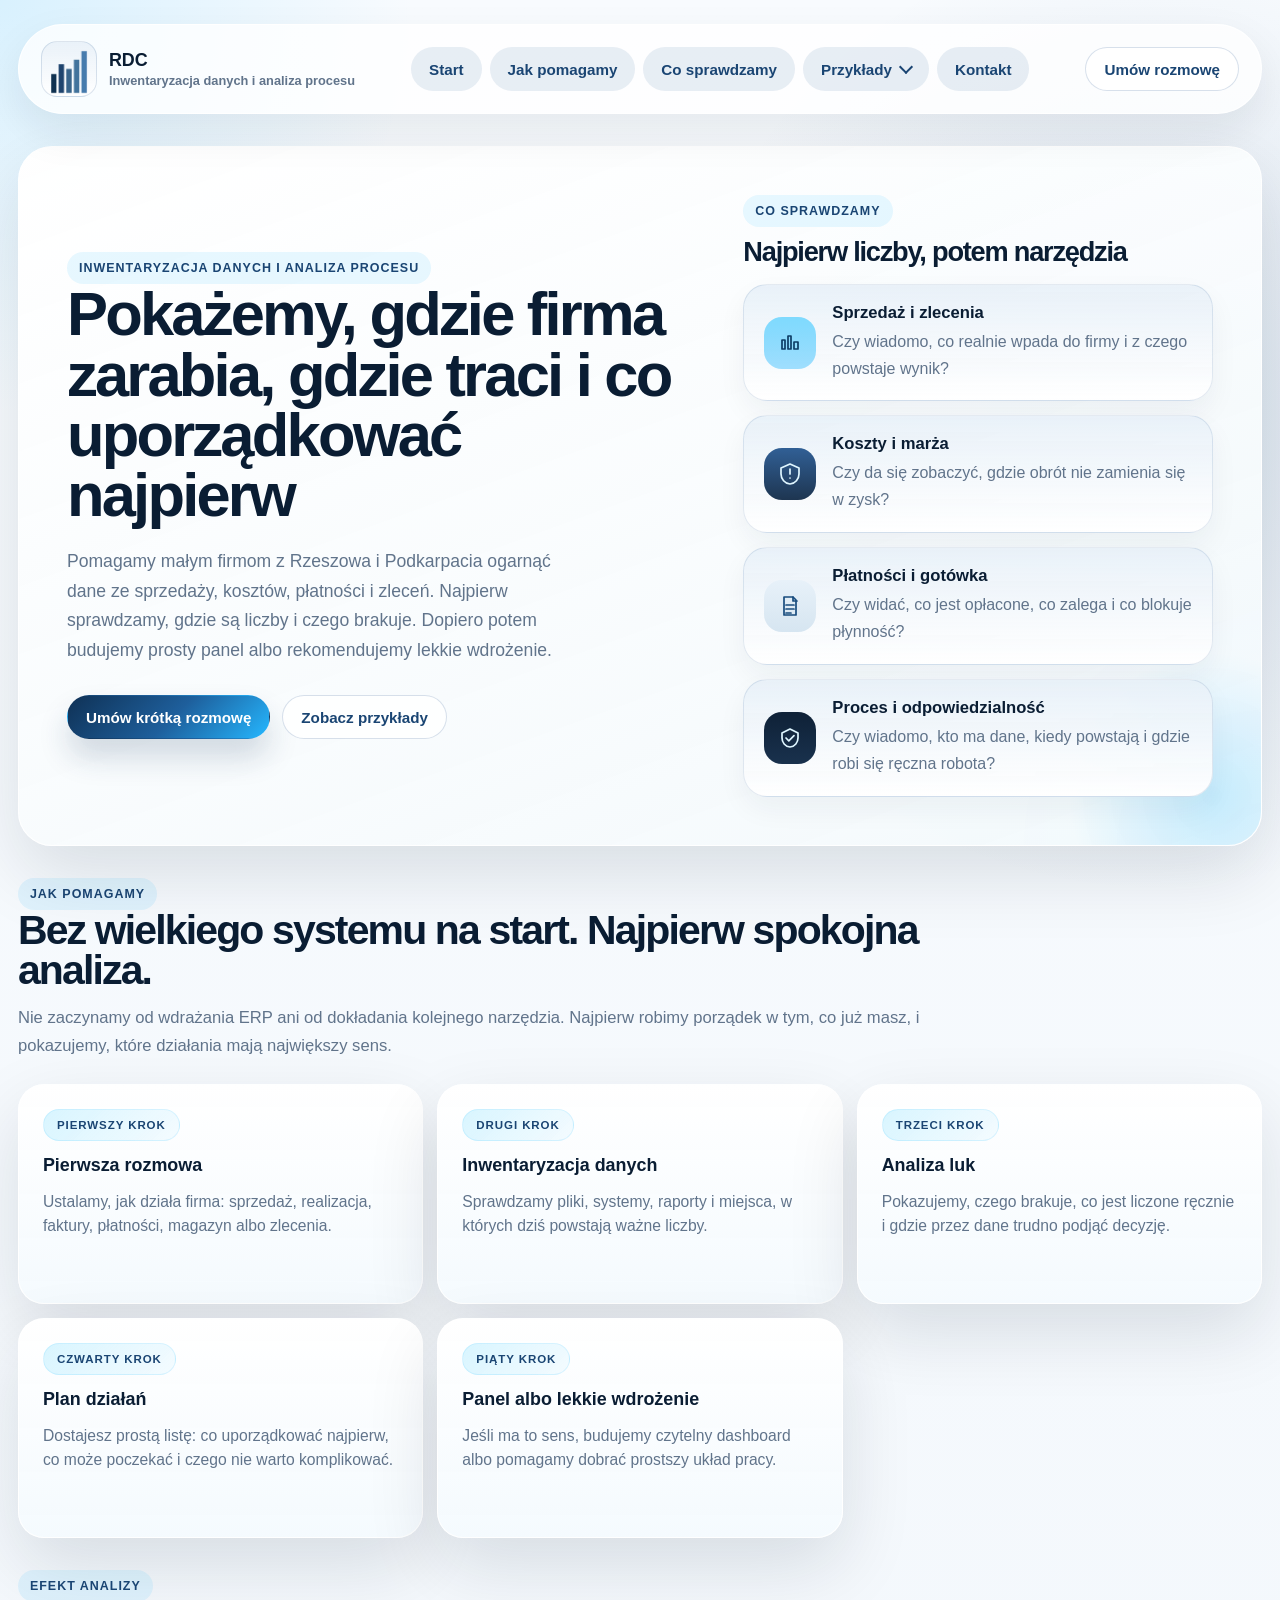
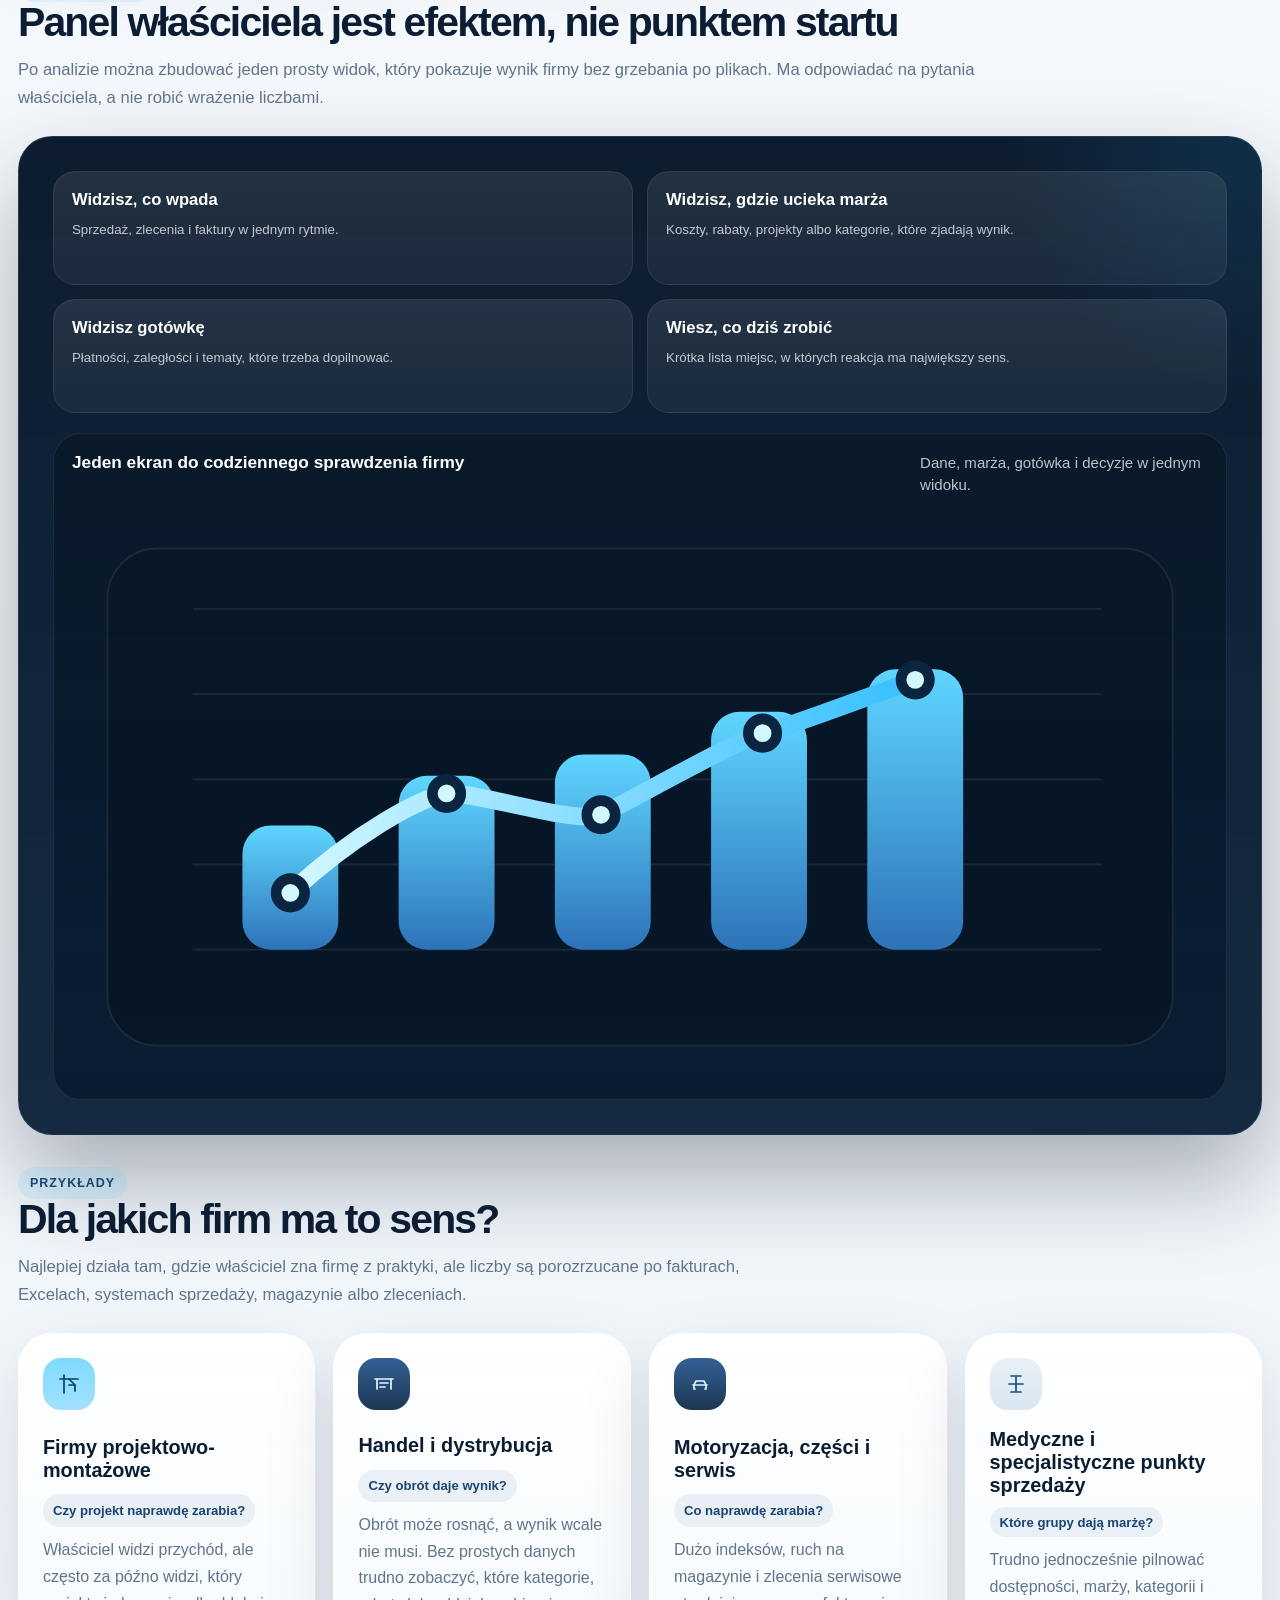
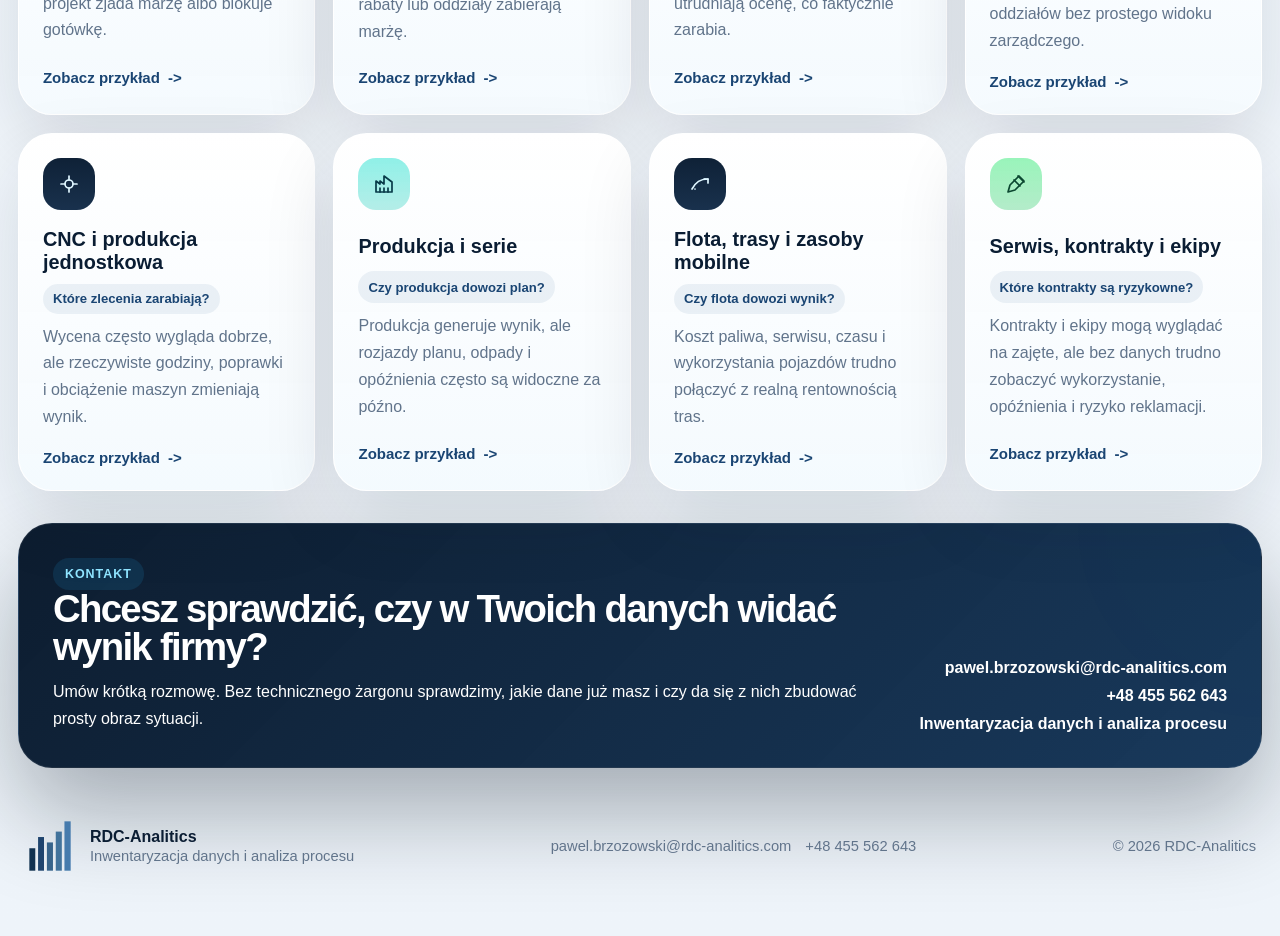
<file: index.html>
<!DOCTYPE html>
<html lang="pl">
<head>
  <meta charset="utf-8">
  <meta name="viewport" content="width=device-width, initial-scale=1">
  <title>RDC-Analitics | Inwentaryzacja danych i analiza procesu Rzeszów</title>
  <meta name="description" content="RDC-Analitics pomaga małym firmom z Rzeszowa i Podkarpacia uporządkować dane, znaleźć miejsca utraty marży i przygotować prosty plan działań.">
  <meta name="keywords" content="inwentaryzacja danych Rzeszów, analiza procesu Podkarpacie, analiza danych dla firm, dashboard dla właściciela, raporty dla małej firmy">
  <meta property="og:title" content="RDC-Analitics | Inwentaryzacja danych i analiza procesu">
  <meta property="og:description" content="Pokazujemy, gdzie firma zarabia, gdzie traci i co warto uporządkować najpierw.">
  <meta property="og:type" content="website">
  <meta property="og:url" content="https://rdc-analitics.com/">
  <meta property="og:image" content="https://rdc-analitics.com/assets/rdc-analitics-logo-lockup.png">
  <meta property="og:locale" content="pl_PL">
  <meta name="twitter:card" content="summary_large_image">
  <meta name="twitter:title" content="RDC-Analitics | Analiza danych dla małych firm">
  <meta name="twitter:description" content="Inwentaryzacja danych i analiza procesu dla firm z Rzeszowa i Podkarpacia.">
  <meta name="twitter:image" content="https://rdc-analitics.com/assets/rdc-analitics-logo-lockup.png">
  <link rel="canonical" href="https://rdc-analitics.com/">
  <link rel="icon" type="image/png" href="assets/rdc-analitics-logo-mark.png">
  <link rel="apple-touch-icon" href="assets/rdc-analitics-logo-mark.png">
  <link rel="stylesheet" href="assets/styles.css">
</head>
<body data-page="home" data-asset-prefix="">
  <div class="page-shell">
    <header class="topbar">
      <a class="brand" href="#start" aria-label="RDC-Analitics">
        <span class="brand-mark">
          <img src="assets/rdc-analitics-logo-mark.png" alt="RDC-Analitics - logo">
        </span>
        <span class="brand-copy">
          <strong>RDC</strong>
          <small data-company-claim>Inwentaryzacja danych i analiza procesu</small>
        </span>
      </a>

      <nav class="nav" aria-label="Nawigacja główna">
        <a href="#start">Start</a>
        <a href="#jak-pomagamy">Jak pomagamy</a>
        <a href="#co-sprawdzamy">Co sprawdzamy</a>
        <a href="#przyklady">Przykłady</a>
        <a href="#kontakt">Kontakt</a>
      </nav>

      <a class="button ghost desktop-only" data-company-email data-keep-label="true" href="#">Umów rozmowę</a>
    </header>

    <main>
      <section class="hero" id="start">
        <article class="hero-intro-card">
          <div class="hero-intro-grid">
            <div class="hero-copy">
              <span class="eyebrow">Inwentaryzacja danych i analiza procesu</span>
              <h1>Pokażemy, gdzie firma zarabia, gdzie traci i co uporządkować najpierw</h1>
              <p class="hero-lead">
                Pomagamy małym firmom z Rzeszowa i Podkarpacia ogarnąć dane ze sprzedaży,
                kosztów, płatności i zleceń. Najpierw sprawdzamy, gdzie są liczby i czego brakuje.
                Dopiero potem budujemy prosty panel albo rekomendujemy lekkie wdrożenie.
              </p>

              <div class="hero-actions">
                <a class="button" href="#kontakt">Umów krótką rozmowę</a>
                <a class="button secondary" href="#przyklady">Zobacz przykłady</a>
              </div>
            </div>

            <aside class="hero-area-panel" aria-labelledby="obszary-panelu">
              <div class="hero-area-heading">
                <span class="eyebrow">Co sprawdzamy</span>
                <h2 id="obszary-panelu">Najpierw liczby, potem narzędzia</h2>
              </div>

              <div class="hero-area-list">
                <article class="hero-area-card">
                  <span class="icon-bubble icon-cyan">
                    <svg viewBox="0 0 24 24" aria-hidden="true">
                      <path d="M4 18h3V9H4z"></path>
                      <path d="M10 18h3V5h-3z"></path>
                      <path d="M16 18h4v-7h-4z"></path>
                    </svg>
                  </span>
                  <div>
                    <strong>Sprzedaż i zlecenia</strong>
                    <p>Czy wiadomo, co realnie wpada do firmy i z czego powstaje wynik?</p>
                  </div>
                </article>

                <article class="hero-area-card">
                  <span class="icon-bubble icon-blue">
                    <svg viewBox="0 0 24 24" aria-hidden="true">
                      <path d="M12 2 3 6v6c0 5 3.8 9.7 9 10 5.2-.3 9-5 9-10V6z"></path>
                      <path d="M12 7v5"></path>
                      <path d="M12 16h.01"></path>
                    </svg>
                  </span>
                  <div>
                    <strong>Koszty i marża</strong>
                    <p>Czy da się zobaczyć, gdzie obrót nie zamienia się w zysk?</p>
                  </div>
                </article>

                <article class="hero-area-card">
                  <span class="icon-bubble icon-ice">
                    <svg viewBox="0 0 24 24" aria-hidden="true">
                      <path d="M6 3h9l3 3v15H6z"></path>
                      <path d="M15 3v4h4"></path>
                      <path d="M8 11h8"></path>
                      <path d="M8 15h8"></path>
                      <path d="M8 19h5"></path>
                    </svg>
                  </span>
                  <div>
                    <strong>Płatności i gotówka</strong>
                    <p>Czy widać, co jest opłacone, co zalega i co blokuje płynność?</p>
                  </div>
                </article>

                <article class="hero-area-card">
                  <span class="icon-bubble icon-navy">
                    <svg viewBox="0 0 24 24" aria-hidden="true">
                      <path d="M12 3 4 7v5c0 4.4 3.1 8.5 8 9 4.9-.5 8-4.6 8-9V7z"></path>
                      <path d="m8 12 2.8 2.8L16 9.6"></path>
                    </svg>
                  </span>
                  <div>
                    <strong>Proces i odpowiedzialność</strong>
                    <p>Czy wiadomo, kto ma dane, kiedy powstają i gdzie robi się ręczna robota?</p>
                  </div>
                </article>
              </div>
            </aside>
          </div>
        </article>
      </section>

      <section class="journey-section" id="jak-pomagamy">
        <div class="section-heading">
          <span class="eyebrow">Jak pomagamy</span>
          <h2>Bez wielkiego systemu na start. Najpierw spokojna analiza.</h2>
          <p>
            Nie zaczynamy od wdrażania ERP ani od dokładania kolejnego narzędzia.
            Najpierw robimy porządek w tym, co już masz, i pokazujemy, które działania mają największy sens.
          </p>
        </div>

        <div class="process-grid">
          <article class="process-step-card">
            <span class="process-step-badge">Pierwszy krok</span>
            <strong>Pierwsza rozmowa</strong>
            <p>Ustalamy, jak działa firma: sprzedaż, realizacja, faktury, płatności, magazyn albo zlecenia.</p>
          </article>
          <article class="process-step-card">
            <span class="process-step-badge">Drugi krok</span>
            <strong>Inwentaryzacja danych</strong>
            <p>Sprawdzamy pliki, systemy, raporty i miejsca, w których dziś powstają ważne liczby.</p>
          </article>
          <article class="process-step-card">
            <span class="process-step-badge">Trzeci krok</span>
            <strong>Analiza luk</strong>
            <p>Pokazujemy, czego brakuje, co jest liczone ręcznie i gdzie przez dane trudno podjąć decyzję.</p>
          </article>
          <article class="process-step-card">
            <span class="process-step-badge">Czwarty krok</span>
            <strong>Plan działań</strong>
            <p>Dostajesz prostą listę: co uporządkować najpierw, co może poczekać i czego nie warto komplikować.</p>
          </article>
          <article class="process-step-card">
            <span class="process-step-badge">Piąty krok</span>
            <strong>Panel albo lekkie wdrożenie</strong>
            <p>Jeśli ma to sens, budujemy czytelny dashboard albo pomagamy dobrać prostszy układ pracy.</p>
          </article>
        </div>
      </section>

      <section class="dashboard-section" id="co-sprawdzamy">
        <div class="section-heading">
          <span class="eyebrow">Efekt analizy</span>
          <h2>Panel właściciela jest efektem, nie punktem startu</h2>
          <p>
            Po analizie można zbudować jeden prosty widok, który pokazuje wynik firmy bez grzebania po plikach.
            Ma odpowiadać na pytania właściciela, a nie robić wrażenie liczbami.
          </p>
        </div>

        <article class="dashboard-panel">
          <div class="dashboard-strip dashboard-strip-wide">
            <article class="status-card">
              <strong>Widzisz, co wpada</strong>
              <small>Sprzedaż, zlecenia i faktury w jednym rytmie.</small>
            </article>
            <article class="status-card">
              <strong>Widzisz, gdzie ucieka marża</strong>
              <small>Koszty, rabaty, projekty albo kategorie, które zjadają wynik.</small>
            </article>
            <article class="status-card">
              <strong>Widzisz gotówkę</strong>
              <small>Płatności, zaległości i tematy, które trzeba dopilnować.</small>
            </article>
            <article class="status-card">
              <strong>Wiesz, co dziś zrobić</strong>
              <small>Krótka lista miejsc, w których reakcja ma największy sens.</small>
            </article>
          </div>

          <div class="chart-card">
            <div class="chart-legend">
              <strong>Jeden ekran do codziennego sprawdzenia firmy</strong>
              <small>Dane, marża, gotówka i decyzje w jednym widoku.</small>
            </div>

            <svg class="hero-chart" viewBox="0 0 640 320" role="img" aria-label="Przykładowy wykres wyniku firmy">
              <defs>
                <linearGradient id="heroBarGradient" x1="0%" y1="0%" x2="0%" y2="100%">
                  <stop offset="0%" stop-color="#5fd6ff"></stop>
                  <stop offset="100%" stop-color="#2d72b8"></stop>
                </linearGradient>
                <linearGradient id="heroLineGradient" x1="0%" y1="0%" x2="100%" y2="0%">
                  <stop offset="0%" stop-color="#d3f8ff"></stop>
                  <stop offset="100%" stop-color="#37bfff"></stop>
                </linearGradient>
              </defs>

              <rect x="20" y="20" width="600" height="280" rx="28" fill="rgba(7,22,38,0.76)" stroke="rgba(255,255,255,0.08)"></rect>
              <g stroke="rgba(255,255,255,0.08)" stroke-width="1">
                <line x1="68" y1="246" x2="580" y2="246"></line>
                <line x1="68" y1="198" x2="580" y2="198"></line>
                <line x1="68" y1="150" x2="580" y2="150"></line>
                <line x1="68" y1="102" x2="580" y2="102"></line>
                <line x1="68" y1="54" x2="580" y2="54"></line>
              </g>

              <g fill="url(#heroBarGradient)">
                <rect x="96" y="176" width="54" height="70" rx="16"></rect>
                <rect x="184" y="148" width="54" height="98" rx="16"></rect>
                <rect x="272" y="136" width="54" height="110" rx="16"></rect>
                <rect x="360" y="112" width="54" height="134" rx="16"></rect>
                <rect x="448" y="88" width="54" height="158" rx="16"></rect>
              </g>

              <path d="M123 214 C162 178, 198 160, 211 158 S285 176, 298 170 S378 126, 389 124 S468 96, 475 94"
                fill="none" stroke="url(#heroLineGradient)" stroke-width="10" stroke-linecap="round" stroke-linejoin="round"></path>
              <g fill="#d3f8ff" stroke="#0b243f" stroke-width="6">
                <circle cx="123" cy="214" r="8"></circle>
                <circle cx="211" cy="158" r="8"></circle>
                <circle cx="298" cy="170" r="8"></circle>
                <circle cx="389" cy="124" r="8"></circle>
                <circle cx="475" cy="94" r="8"></circle>
              </g>
            </svg>
          </div>
        </article>
      </section>

      <section class="audience-section" id="przyklady">
        <div class="section-heading compact-heading">
          <span class="eyebrow">Przykłady</span>
          <h2>Dla jakich firm ma to sens?</h2>
          <p>
            Najlepiej działa tam, gdzie właściciel zna firmę z praktyki, ale liczby są porozrzucane
            po fakturach, Excelach, systemach sprzedaży, magazynie albo zleceniach.
          </p>
        </div>

        <div class="realization-grid" data-demo-grid></div>
      </section>

      <section class="contact-section" id="kontakt">
        <article class="contact-card">
          <div class="contact-copy">
            <span class="eyebrow">Kontakt</span>
            <h2>Chcesz sprawdzić, czy w Twoich danych widać wynik firmy?</h2>
            <p>
              Umów krótką rozmowę. Bez technicznego żargonu sprawdzimy, jakie dane już masz
              i czy da się z nich zbudować prosty obraz sytuacji.
            </p>
          </div>

          <div class="contact-meta">
            <a data-company-email href="#"></a>
            <a data-company-phone href="#"></a>
            <span data-company-claim></span>
          </div>
        </article>
      </section>
    </main>

    <footer class="footer">
      <div class="footer-brand">
        <img src="assets/rdc-analitics-logo-mark.png" alt="RDC-Analitics - sygnet">
        <div>
          <strong>RDC-Analitics</strong>
          <small data-company-claim>Inwentaryzacja danych i analiza procesu</small>
        </div>
      </div>
      <div class="footer-contact">
        <a data-company-email href="#"></a>
        <a data-company-phone href="#"></a>
      </div>
      <small>&copy; <span id="year"></span> RDC-Analitics</small>
    </footer>
  </div>

  <script src="assets/site-data.js"></script>
  <script src="assets/app.js"></script>
</body>
</html>
</file>
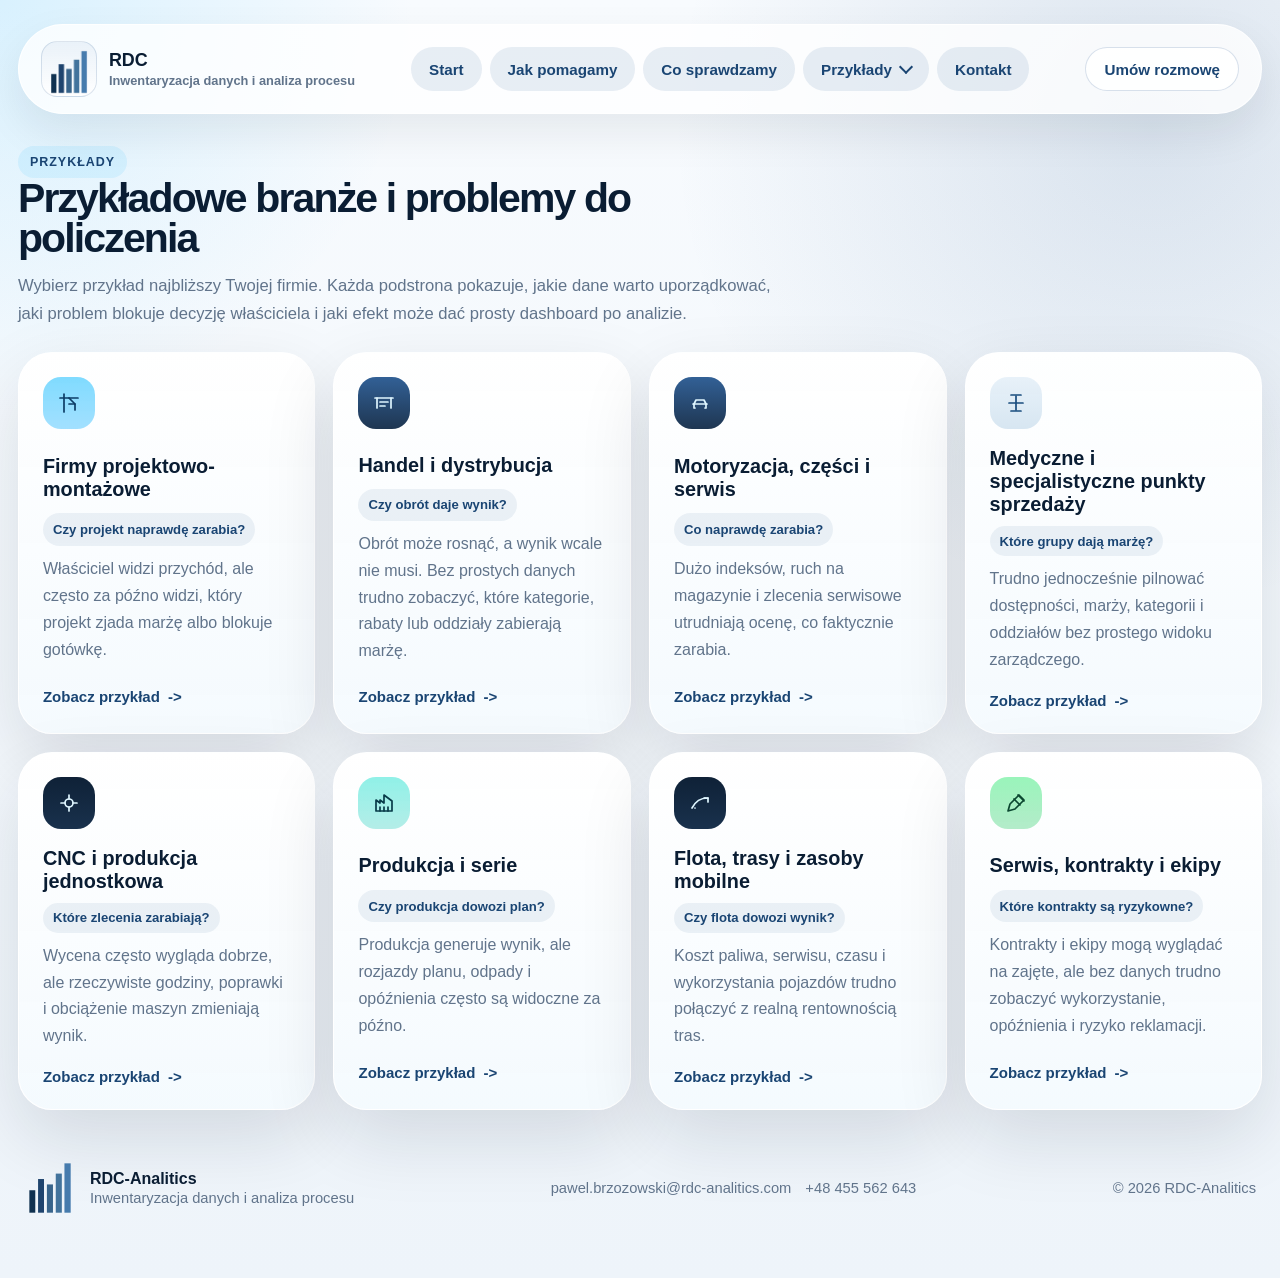
<file: realizacje/index.html>
<!DOCTYPE html>
<html lang="pl">
<head>
  <meta charset="utf-8">
  <meta name="viewport" content="width=device-width, initial-scale=1">
  <title>RDC-Analitics | Przykłady analiz i dashboardów dla branż</title>
  <meta name="description" content="Zobacz przykładowe branże, w których RDC-Analitics pomaga uporządkować dane, policzyć marżę, płynność i procesy małej firmy.">
  <meta name="keywords" content="dashboard dla firmy Rzeszów, analiza marży, analiza danych małej firmy, przykłady raportów, Podkarpacie">
  <meta property="og:title" content="RDC-Analitics | Przykłady analiz dla branż">
  <meta property="og:description" content="Branżowe przykłady tego, jak prosta analiza danych pomaga właścicielowi firmy zobaczyć wynik, marżę i gotówkę.">
  <meta property="og:type" content="website">
  <meta property="og:url" content="https://rdc-analitics.com/realizacje/">
  <meta property="og:image" content="https://rdc-analitics.com/assets/rdc-analitics-logo-lockup.png">
  <meta property="og:locale" content="pl_PL">
  <meta name="twitter:card" content="summary_large_image">
  <meta name="twitter:title" content="RDC-Analitics | Przykłady analiz dla firm">
  <meta name="twitter:description" content="Przykłady analiz i dashboardów dla małych firm z Rzeszowa i Podkarpacia.">
  <meta name="twitter:image" content="https://rdc-analitics.com/assets/rdc-analitics-logo-lockup.png">
  <link rel="canonical" href="https://rdc-analitics.com/realizacje/">
  <link rel="icon" type="image/png" href="../assets/rdc-analitics-logo-mark.png">
  <link rel="apple-touch-icon" href="../assets/rdc-analitics-logo-mark.png">
  <link rel="stylesheet" href="../assets/styles.css">
</head>
<body data-page="realizations" data-asset-prefix="../">
  <div class="page-shell">
    <header class="topbar">
      <a class="brand" href="../index.html#start" aria-label="RDC">
        <span class="brand-mark">
          <img src="../assets/rdc-analitics-logo-mark.png" alt="RDC-Analitics - logo">
        </span>
        <span class="brand-copy">
          <strong>RDC</strong>
          <small data-company-claim></small>
        </span>
      </a>

      <nav class="nav" aria-label="Nawigacja główna"></nav>

      <a class="button ghost desktop-only" data-company-email data-keep-label="true" href="#">Umów rozmowę</a>
    </header>

    <main>
      <section class="audience-section">
        <div class="section-heading compact-heading">
          <span class="eyebrow">Przykłady</span>
          <h1>Przykładowe branże i problemy do policzenia</h1>
          <p>
            Wybierz przykład najbliższy Twojej firmie. Każda podstrona pokazuje, jakie dane warto uporządkować,
            jaki problem blokuje decyzję właściciela i jaki efekt może dać prosty dashboard po analizie.
          </p>
        </div>

        <div class="realization-grid" data-demo-grid></div>
      </section>
    </main>

    <footer class="footer">
      <div class="footer-brand">
        <img src="../assets/rdc-analitics-logo-mark.png" alt="RDC-Analitics - sygnet">
        <div>
          <strong>RDC-Analitics</strong>
          <small data-company-claim></small>
        </div>
      </div>
      <div class="footer-contact">
        <a data-company-email href="#"></a>
        <a data-company-phone href="#"></a>
      </div>
      <small>&copy; <span id="year"></span> RDC-Analitics</small>
    </footer>
  </div>

  <script src="../assets/site-data.js"></script>
  <script src="../assets/app.js"></script>
</body>
</html>
</file>
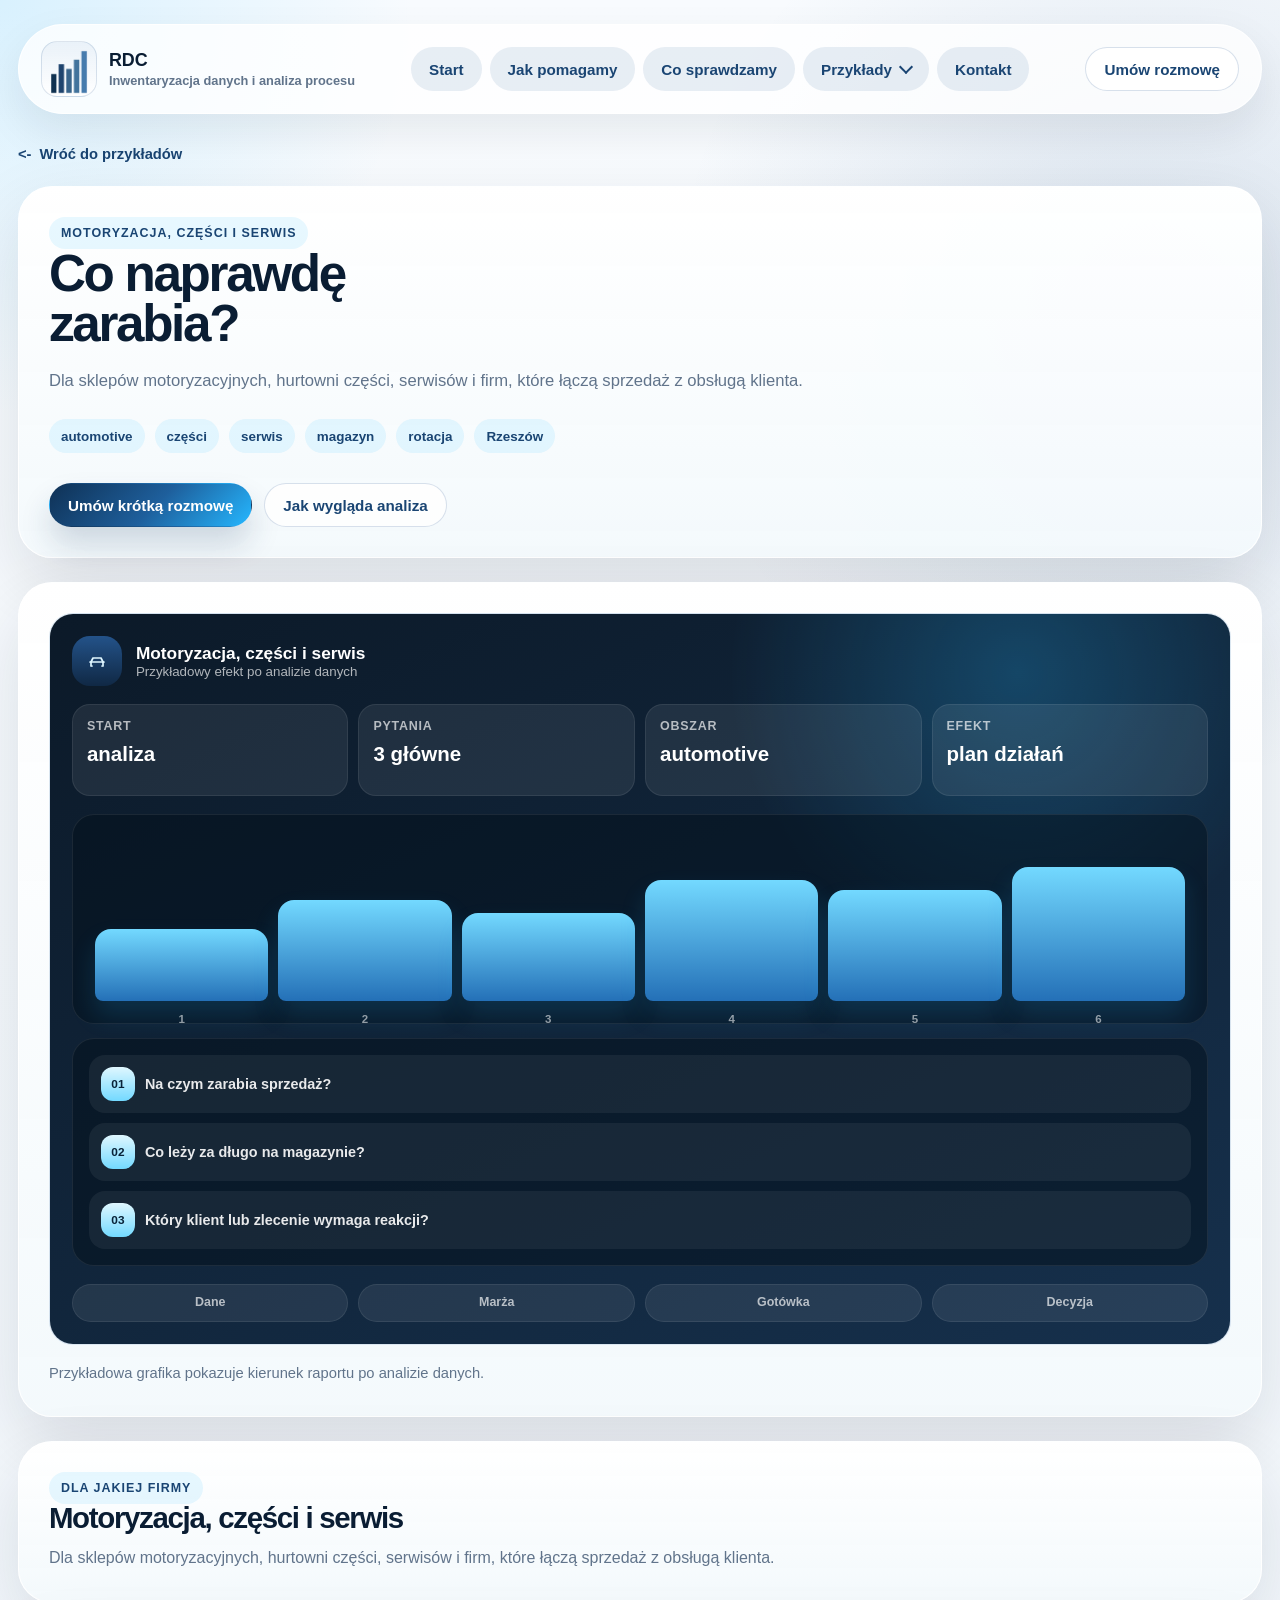
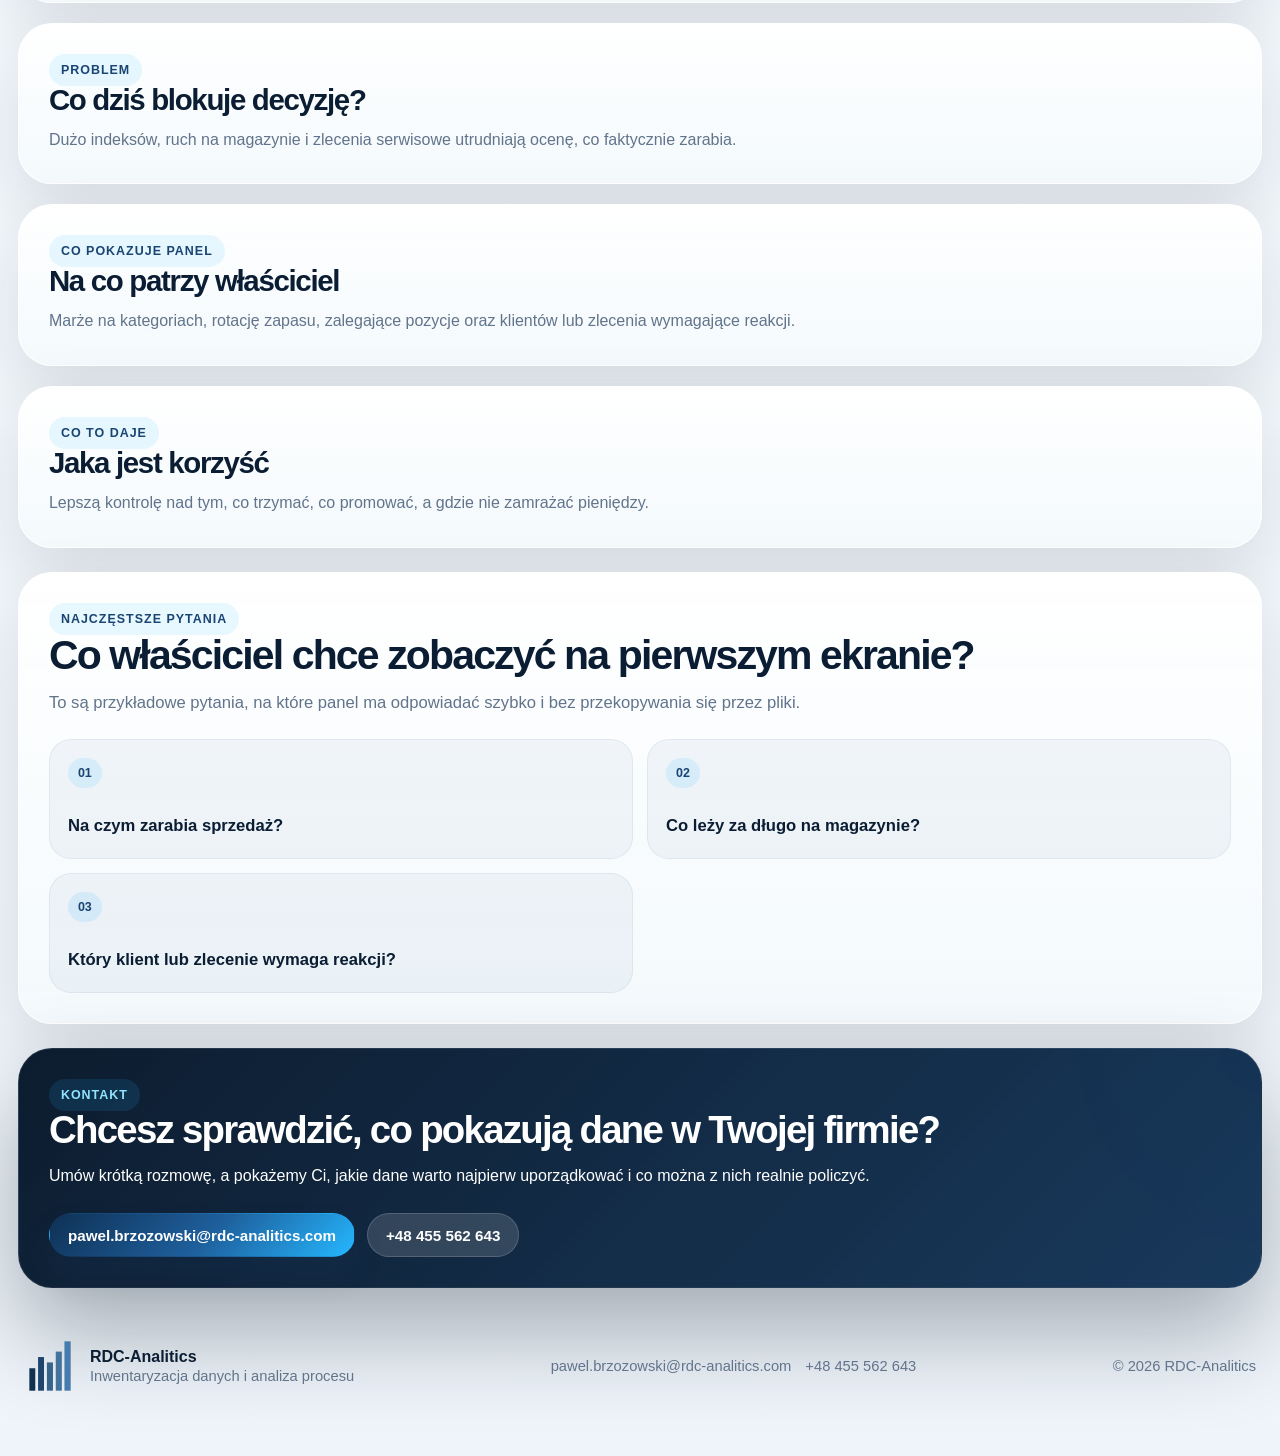
<file: realizacje/automotive/index.html>
<!DOCTYPE html>
<html lang="pl">
<head>
  <meta charset="utf-8">
  <meta name="viewport" content="width=device-width, initial-scale=1">
  <title>Analiza sprzedaży części i serwisu | RDC-Analitics Rzeszów</title>
  <meta name="description" content="Analiza danych dla sklepów motoryzacyjnych, hurtowni części i serwisów: marża, rotacja zapasu, zlecenia i klienci do reakcji.">
  <meta name="keywords" content="sklep motoryzacyjny Rzeszów, analiza części samochodowych, rotacja zapasu, marża serwisu, dashboard automotive">
  <meta property="og:title" content="Analiza sprzedaży części i serwisu | RDC-Analitics">
  <meta property="og:description" content="Zobacz, co naprawdę zarabia w sprzedaży części, serwisie i magazynie.">
  <meta property="og:type" content="article">
  <meta property="og:url" content="https://rdc-analitics.com/realizacje/automotive/">
  <meta property="og:image" content="https://rdc-analitics.com/assets/rdc-analitics-logo-lockup.png">
  <meta property="og:locale" content="pl_PL">
  <meta name="twitter:card" content="summary_large_image">
  <meta name="twitter:title" content="Analiza sprzedaży części i serwisu">
  <meta name="twitter:description" content="Analiza marży, rotacji zapasu i zleceń dla firm motoryzacyjnych.">
  <meta name="twitter:image" content="https://rdc-analitics.com/assets/rdc-analitics-logo-lockup.png">
  <link rel="canonical" href="https://rdc-analitics.com/realizacje/automotive/">
  <link rel="icon" type="image/png" href="../../assets/rdc-analitics-logo-mark.png">
  <link rel="apple-touch-icon" href="../../assets/rdc-analitics-logo-mark.png">
  <link rel="stylesheet" href="../../assets/styles.css">
</head>
<body data-page="demo" data-demo-id="automotive" data-asset-prefix="../../">
  <div class="page-shell">
    <header class="topbar">
      <a class="brand" href="../../index.html" aria-label="RDC">
        <span class="brand-mark"><img src="../../assets/rdc-analitics-logo-mark.png" alt="RDC-Analitics - logo"></span>
        <span class="brand-copy"><strong>RDC</strong><small data-company-claim></small></span>
      </a>
      <nav class="nav" aria-label="Nawigacja główna">
        <a href="../../index.html#start">Start</a>
        <a href="../../index.html#jak-pomagamy">Jak pomagamy</a>
        <a href="../../index.html#co-sprawdzamy">Co sprawdzamy</a>
        <a href="../../index.html#przyklady">Przykłady</a>
        <a href="../../index.html#kontakt">Kontakt</a>
      </nav>
      <a class="button ghost desktop-only" data-company-email data-keep-label="true" href="#">Umów rozmowę</a>
    </header>
    <main class="demo-page">
      <a class="back-link" href="../../index.html#przyklady">Wróć do przykładów</a>
      <section class="demo-hero">
        <article class="demo-hero-copy">
          <span class="eyebrow" data-demo-public-name></span>
          <h1 data-demo-short-title></h1>
          <p class="demo-lead" data-demo-company></p>
          <div class="demo-tag-list" data-demo-tags></div>
          <div class="demo-actions"><a class="button" href="../../index.html#kontakt">Umów krótką rozmowę</a><a class="button secondary" href="../../index.html#jak-pomagamy">Jak wygląda analiza</a></div>
        </article>
        <article class="demo-preview-card"><div class="demo-preview-frame" data-demo-visual></div><p class="demo-preview-note">Przykładowa grafika pokazuje kierunek raportu po analizie danych.</p></article>
      </section>
      <section class="demo-info-grid">
        <article class="demo-info-card"><span class="eyebrow">Dla jakiej firmy</span><h2 data-demo-company-title></h2><p data-demo-company></p></article>
        <article class="demo-info-card"><span class="eyebrow">Problem</span><h2>Co dziś blokuje decyzję?</h2><p data-demo-problem></p></article>
        <article class="demo-info-card"><span class="eyebrow">Co pokazuje panel</span><h2>Na co patrzy właściciel</h2><p data-demo-shows></p></article>
        <article class="demo-info-card"><span class="eyebrow">Co to daje</span><h2>Jaka jest korzyść</h2><p data-demo-benefit></p></article>
      </section>
      <section class="demo-pages-card"><span class="eyebrow">Najczęstsze pytania</span><h2>Co właściciel chce zobaczyć na pierwszym ekranie?</h2><p>To są przykładowe pytania, na które panel ma odpowiadać szybko i bez przekopywania się przez pliki.</p><div class="question-grid" data-demo-pages></div></section>
      <section class="demo-cta-card"><span class="eyebrow">Kontakt</span><h2>Chcesz sprawdzić, co pokazują dane w Twojej firmie?</h2><p>Umów krótką rozmowę, a pokażemy Ci, jakie dane warto najpierw uporządkować i co można z nich realnie policzyć.</p><div class="demo-actions"><a class="button" data-company-email href="#"></a><a class="button secondary" data-company-phone href="#"></a></div></section>
    </main>
    <footer class="footer"><div class="footer-brand"><img src="../../assets/rdc-analitics-logo-mark.png" alt="RDC-Analitics - sygnet"><div><strong>RDC-Analitics</strong><small data-company-claim></small></div></div><div class="footer-contact"><a data-company-email href="#"></a><a data-company-phone href="#"></a></div><small>&copy; <span id="year"></span> RDC-Analitics</small></footer>
  </div>
  <script src="../../assets/site-data.js"></script>
  <script src="../../assets/app.js"></script>
</body>
</html>
</file>
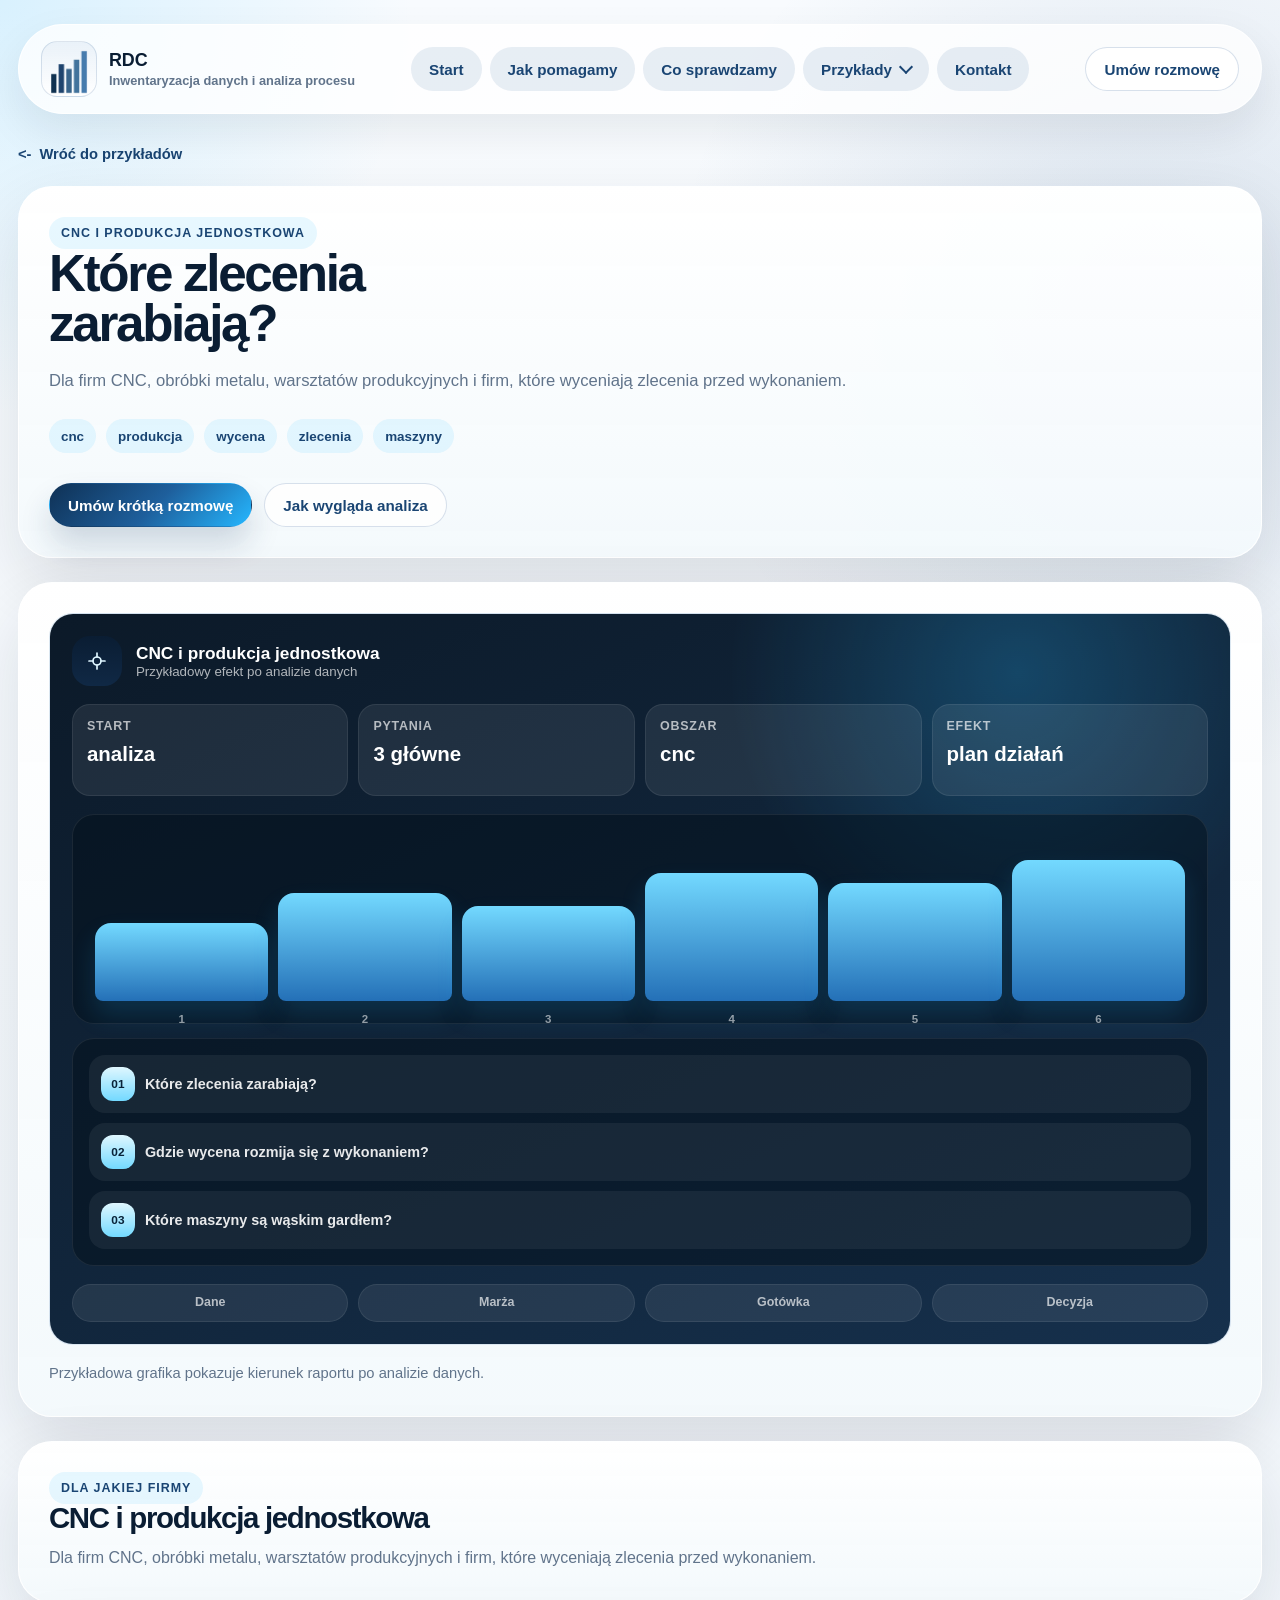
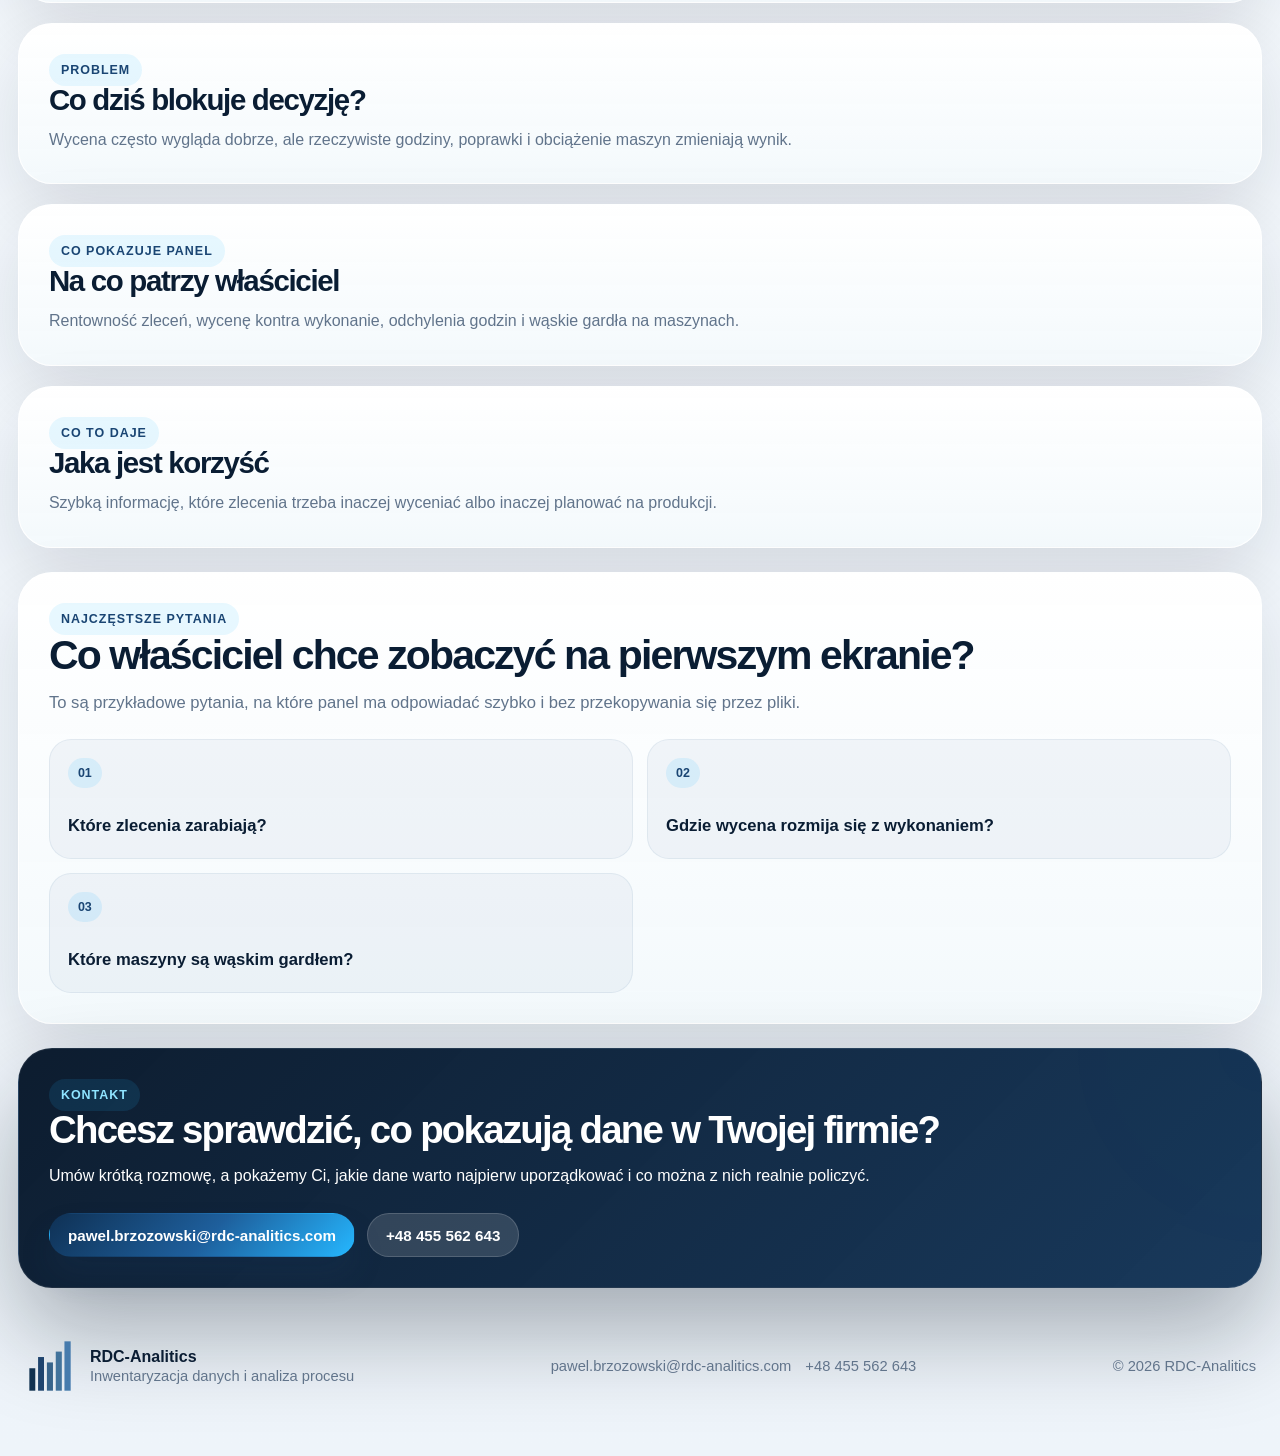
<file: realizacje/cnc/index.html>
<!DOCTYPE html>
<html lang="pl">
<head>
  <meta charset="utf-8">
  <meta name="viewport" content="width=device-width, initial-scale=1">
  <title>Analiza rentowności zleceń CNC | RDC-Analitics Podkarpacie</title>
  <meta name="description" content="Analiza danych dla firm CNC i produkcji jednostkowej: wycena kontra wykonanie, godziny, poprawki, maszyny i rentowność zleceń.">
  <meta name="keywords" content="CNC Rzeszów, rentowność zleceń, analiza produkcji jednostkowej, wycena kontra wykonanie, obciążenie maszyn">
  <meta property="og:title" content="Analiza rentowności zleceń CNC | RDC-Analitics">
  <meta property="og:description" content="Zobacz, które zlecenia CNC zarabiają i gdzie wycena rozmija się z wykonaniem.">
  <meta property="og:type" content="article">
  <meta property="og:url" content="https://rdc-analitics.com/realizacje/cnc/">
  <meta property="og:image" content="https://rdc-analitics.com/assets/rdc-analitics-logo-lockup.png">
  <meta property="og:locale" content="pl_PL">
  <meta name="twitter:card" content="summary_large_image">
  <meta name="twitter:title" content="Analiza rentowności zleceń CNC">
  <meta name="twitter:description" content="Analiza wyceny, wykonania, godzin i maszyn dla firm CNC.">
  <meta name="twitter:image" content="https://rdc-analitics.com/assets/rdc-analitics-logo-lockup.png">
  <link rel="canonical" href="https://rdc-analitics.com/realizacje/cnc/">
  <link rel="icon" type="image/png" href="../../assets/rdc-analitics-logo-mark.png">
  <link rel="apple-touch-icon" href="../../assets/rdc-analitics-logo-mark.png">
  <link rel="stylesheet" href="../../assets/styles.css">
</head>
<body data-page="demo" data-demo-id="cnc" data-asset-prefix="../../">
  <div class="page-shell">
    <header class="topbar">
      <a class="brand" href="../../index.html" aria-label="RDC"><span class="brand-mark"><img src="../../assets/rdc-analitics-logo-mark.png" alt="RDC-Analitics - logo"></span><span class="brand-copy"><strong>RDC</strong><small data-company-claim></small></span></a>
      <nav class="nav" aria-label="Nawigacja główna"><a href="../../index.html#start">Start</a><a href="../../index.html#jak-pomagamy">Jak pomagamy</a><a href="../../index.html#co-sprawdzamy">Co sprawdzamy</a><a href="../../index.html#przyklady">Przykłady</a><a href="../../index.html#kontakt">Kontakt</a></nav>
      <a class="button ghost desktop-only" data-company-email data-keep-label="true" href="#">Umów rozmowę</a>
    </header>
    <main class="demo-page">
      <a class="back-link" href="../../index.html#przyklady">Wróć do przykładów</a>
      <section class="demo-hero"><article class="demo-hero-copy"><span class="eyebrow" data-demo-public-name></span><h1 data-demo-short-title></h1><p class="demo-lead" data-demo-company></p><div class="demo-tag-list" data-demo-tags></div><div class="demo-actions"><a class="button" href="../../index.html#kontakt">Umów krótką rozmowę</a><a class="button secondary" href="../../index.html#jak-pomagamy">Jak wygląda analiza</a></div></article><article class="demo-preview-card"><div class="demo-preview-frame" data-demo-visual></div><p class="demo-preview-note">Przykładowa grafika pokazuje kierunek raportu po analizie danych.</p></article></section>
      <section class="demo-info-grid"><article class="demo-info-card"><span class="eyebrow">Dla jakiej firmy</span><h2 data-demo-company-title></h2><p data-demo-company></p></article><article class="demo-info-card"><span class="eyebrow">Problem</span><h2>Co dziś blokuje decyzję?</h2><p data-demo-problem></p></article><article class="demo-info-card"><span class="eyebrow">Co pokazuje panel</span><h2>Na co patrzy właściciel</h2><p data-demo-shows></p></article><article class="demo-info-card"><span class="eyebrow">Co to daje</span><h2>Jaka jest korzyść</h2><p data-demo-benefit></p></article></section>
      <section class="demo-pages-card"><span class="eyebrow">Najczęstsze pytania</span><h2>Co właściciel chce zobaczyć na pierwszym ekranie?</h2><p>To są przykładowe pytania, na które panel ma odpowiadać szybko i bez przekopywania się przez pliki.</p><div class="question-grid" data-demo-pages></div></section>
      <section class="demo-cta-card"><span class="eyebrow">Kontakt</span><h2>Chcesz sprawdzić, co pokazują dane w Twojej firmie?</h2><p>Umów krótką rozmowę, a pokażemy Ci, jakie dane warto najpierw uporządkować i co można z nich realnie policzyć.</p><div class="demo-actions"><a class="button" data-company-email href="#"></a><a class="button secondary" data-company-phone href="#"></a></div></section>
    </main>
    <footer class="footer"><div class="footer-brand"><img src="../../assets/rdc-analitics-logo-mark.png" alt="RDC-Analitics - sygnet"><div><strong>RDC-Analitics</strong><small data-company-claim></small></div></div><div class="footer-contact"><a data-company-email href="#"></a><a data-company-phone href="#"></a></div><small>&copy; <span id="year"></span> RDC-Analitics</small></footer>
  </div>
  <script src="../../assets/site-data.js"></script>
  <script src="../../assets/app.js"></script>
</body>
</html>
</file>
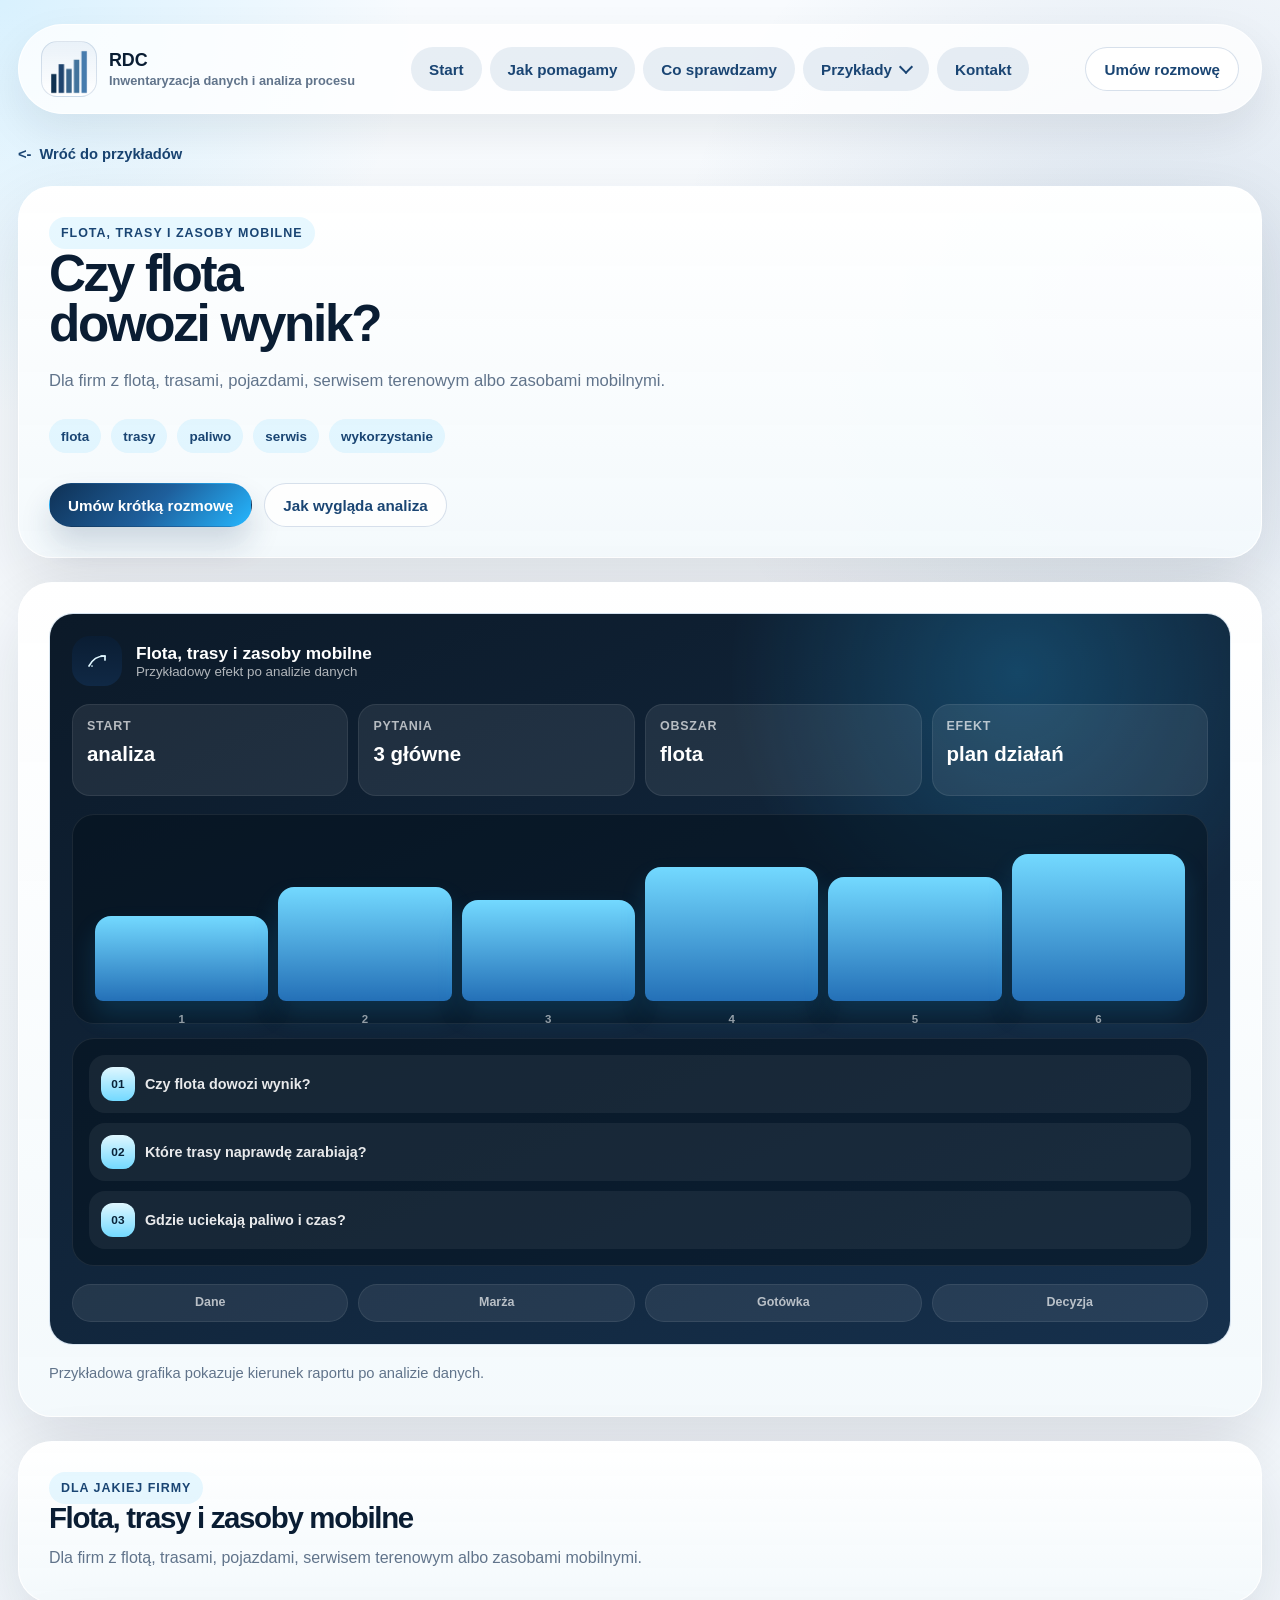
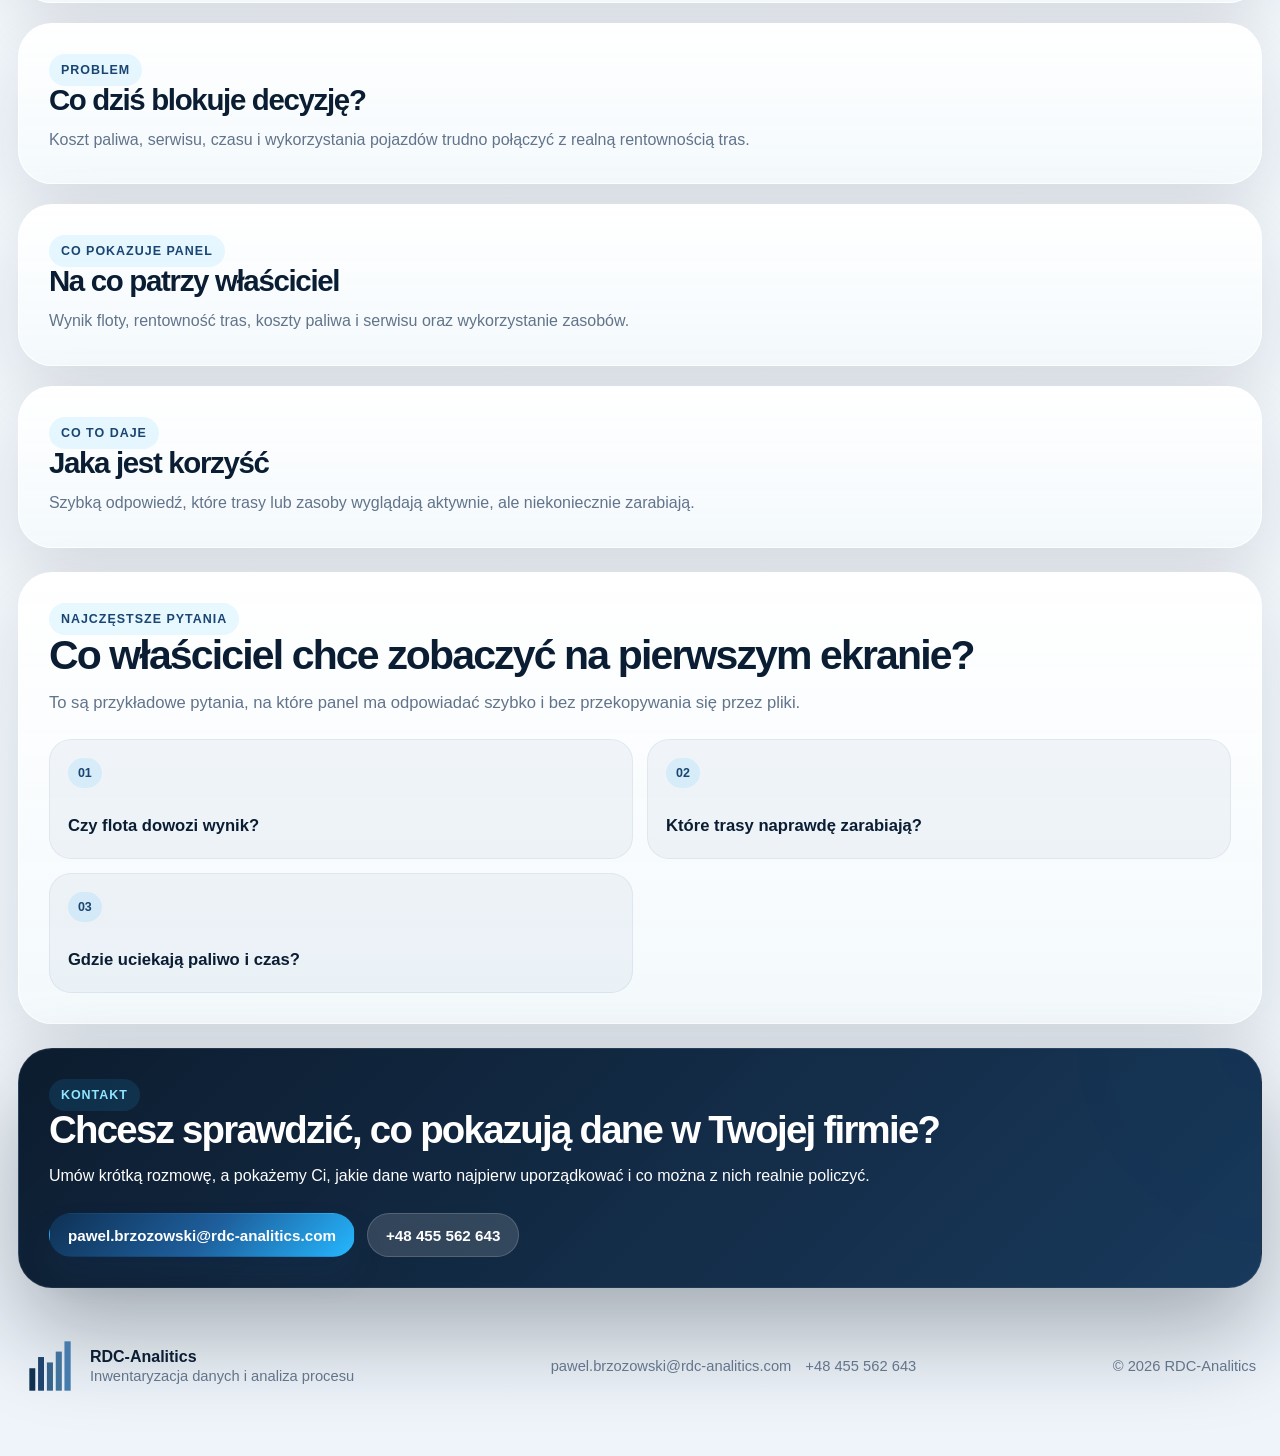
<file: realizacje/fleet/index.html>
<!DOCTYPE html>
<html lang="pl">
<head>
  <meta charset="utf-8">
  <meta name="viewport" content="width=device-width, initial-scale=1">
  <title>Analiza rentowności floty i tras | RDC-Analitics</title>
  <meta name="description" content="Dla firm z flotą i trasami: analiza paliwa, serwisu, wykorzystania pojazdów, czasu i realnej rentowności tras.">
  <meta name="keywords" content="analiza floty, rentowność tras, koszty paliwa, serwis pojazdów, Podkarpacie">
  <meta property="og:title" content="Analiza rentowności floty i tras | RDC-Analitics">
  <meta property="og:description" content="Sprawdź, które trasy, pojazdy i koszty naprawdę budują albo zabierają wynik.">
  <meta property="og:type" content="article">
  <meta property="og:url" content="https://rdc-analitics.com/realizacje/fleet/">
  <meta property="og:image" content="https://rdc-analitics.com/assets/rdc-analitics-logo-lockup.png">
  <meta property="og:locale" content="pl_PL">
  <meta name="twitter:card" content="summary_large_image">
  <meta name="twitter:title" content="Analiza rentowności floty i tras">
  <meta name="twitter:description" content="Analiza paliwa, serwisu, czasu i rentowności tras.">
  <meta name="twitter:image" content="https://rdc-analitics.com/assets/rdc-analitics-logo-lockup.png">
  <link rel="canonical" href="https://rdc-analitics.com/realizacje/fleet/">
  <link rel="icon" type="image/png" href="../../assets/rdc-analitics-logo-mark.png">
  <link rel="apple-touch-icon" href="../../assets/rdc-analitics-logo-mark.png">
  <link rel="stylesheet" href="../../assets/styles.css">
</head>
<body data-page="demo" data-demo-id="fleet" data-asset-prefix="../../">
  <div class="page-shell">
    <header class="topbar">
      <a class="brand" href="../../index.html" aria-label="RDC"><span class="brand-mark"><img src="../../assets/rdc-analitics-logo-mark.png" alt="RDC-Analitics - logo"></span><span class="brand-copy"><strong>RDC</strong><small data-company-claim></small></span></a>
      <nav class="nav" aria-label="Nawigacja główna"><a href="../../index.html#start">Start</a><a href="../../index.html#jak-pomagamy">Jak pomagamy</a><a href="../../index.html#co-sprawdzamy">Co sprawdzamy</a><a href="../../index.html#przyklady">Przykłady</a><a href="../../index.html#kontakt">Kontakt</a></nav>
      <a class="button ghost desktop-only" data-company-email data-keep-label="true" href="#">Umów rozmowę</a>
    </header>
    <main class="demo-page">
      <a class="back-link" href="../../index.html#przyklady">Wróć do przykładów</a>
      <section class="demo-hero"><article class="demo-hero-copy"><span class="eyebrow" data-demo-public-name></span><h1 data-demo-short-title></h1><p class="demo-lead" data-demo-company></p><div class="demo-tag-list" data-demo-tags></div><div class="demo-actions"><a class="button" href="../../index.html#kontakt">Umów krótką rozmowę</a><a class="button secondary" href="../../index.html#jak-pomagamy">Jak wygląda analiza</a></div></article><article class="demo-preview-card"><div class="demo-preview-frame" data-demo-visual></div><p class="demo-preview-note">Przykładowa grafika pokazuje kierunek raportu po analizie danych.</p></article></section>
      <section class="demo-info-grid"><article class="demo-info-card"><span class="eyebrow">Dla jakiej firmy</span><h2 data-demo-company-title></h2><p data-demo-company></p></article><article class="demo-info-card"><span class="eyebrow">Problem</span><h2>Co dziś blokuje decyzję?</h2><p data-demo-problem></p></article><article class="demo-info-card"><span class="eyebrow">Co pokazuje panel</span><h2>Na co patrzy właściciel</h2><p data-demo-shows></p></article><article class="demo-info-card"><span class="eyebrow">Co to daje</span><h2>Jaka jest korzyść</h2><p data-demo-benefit></p></article></section>
      <section class="demo-pages-card"><span class="eyebrow">Najczęstsze pytania</span><h2>Co właściciel chce zobaczyć na pierwszym ekranie?</h2><p>To są przykładowe pytania, na które panel ma odpowiadać szybko i bez przekopywania się przez pliki.</p><div class="question-grid" data-demo-pages></div></section>
      <section class="demo-cta-card"><span class="eyebrow">Kontakt</span><h2>Chcesz sprawdzić, co pokazują dane w Twojej firmie?</h2><p>Umów krótką rozmowę, a pokażemy Ci, jakie dane warto najpierw uporządkować i co można z nich realnie policzyć.</p><div class="demo-actions"><a class="button" data-company-email href="#"></a><a class="button secondary" data-company-phone href="#"></a></div></section>
    </main>
    <footer class="footer"><div class="footer-brand"><img src="../../assets/rdc-analitics-logo-mark.png" alt="RDC-Analitics - sygnet"><div><strong>RDC-Analitics</strong><small data-company-claim></small></div></div><div class="footer-contact"><a data-company-email href="#"></a><a data-company-phone href="#"></a></div><small>&copy; <span id="year"></span> RDC-Analitics</small></footer>
  </div>
  <script src="../../assets/site-data.js"></script>
  <script src="../../assets/app.js"></script>
</body>
</html>
</file>
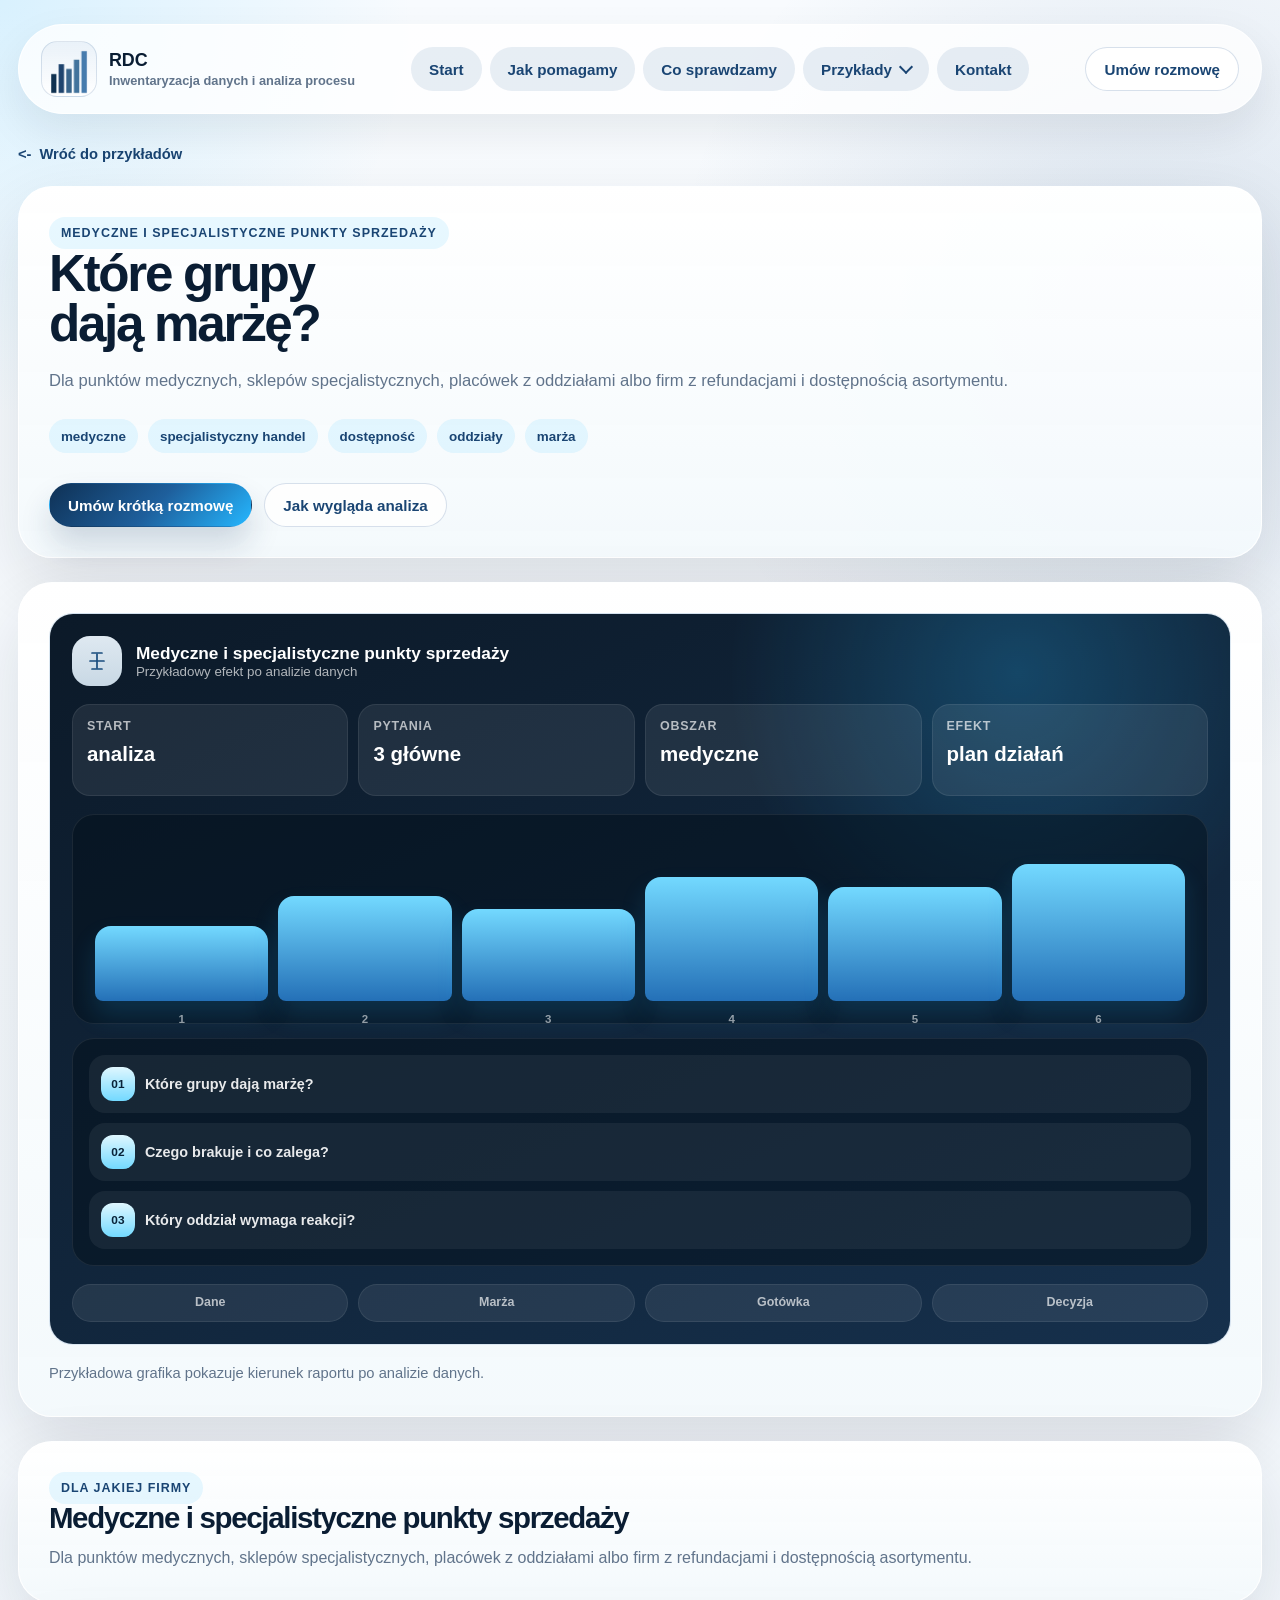
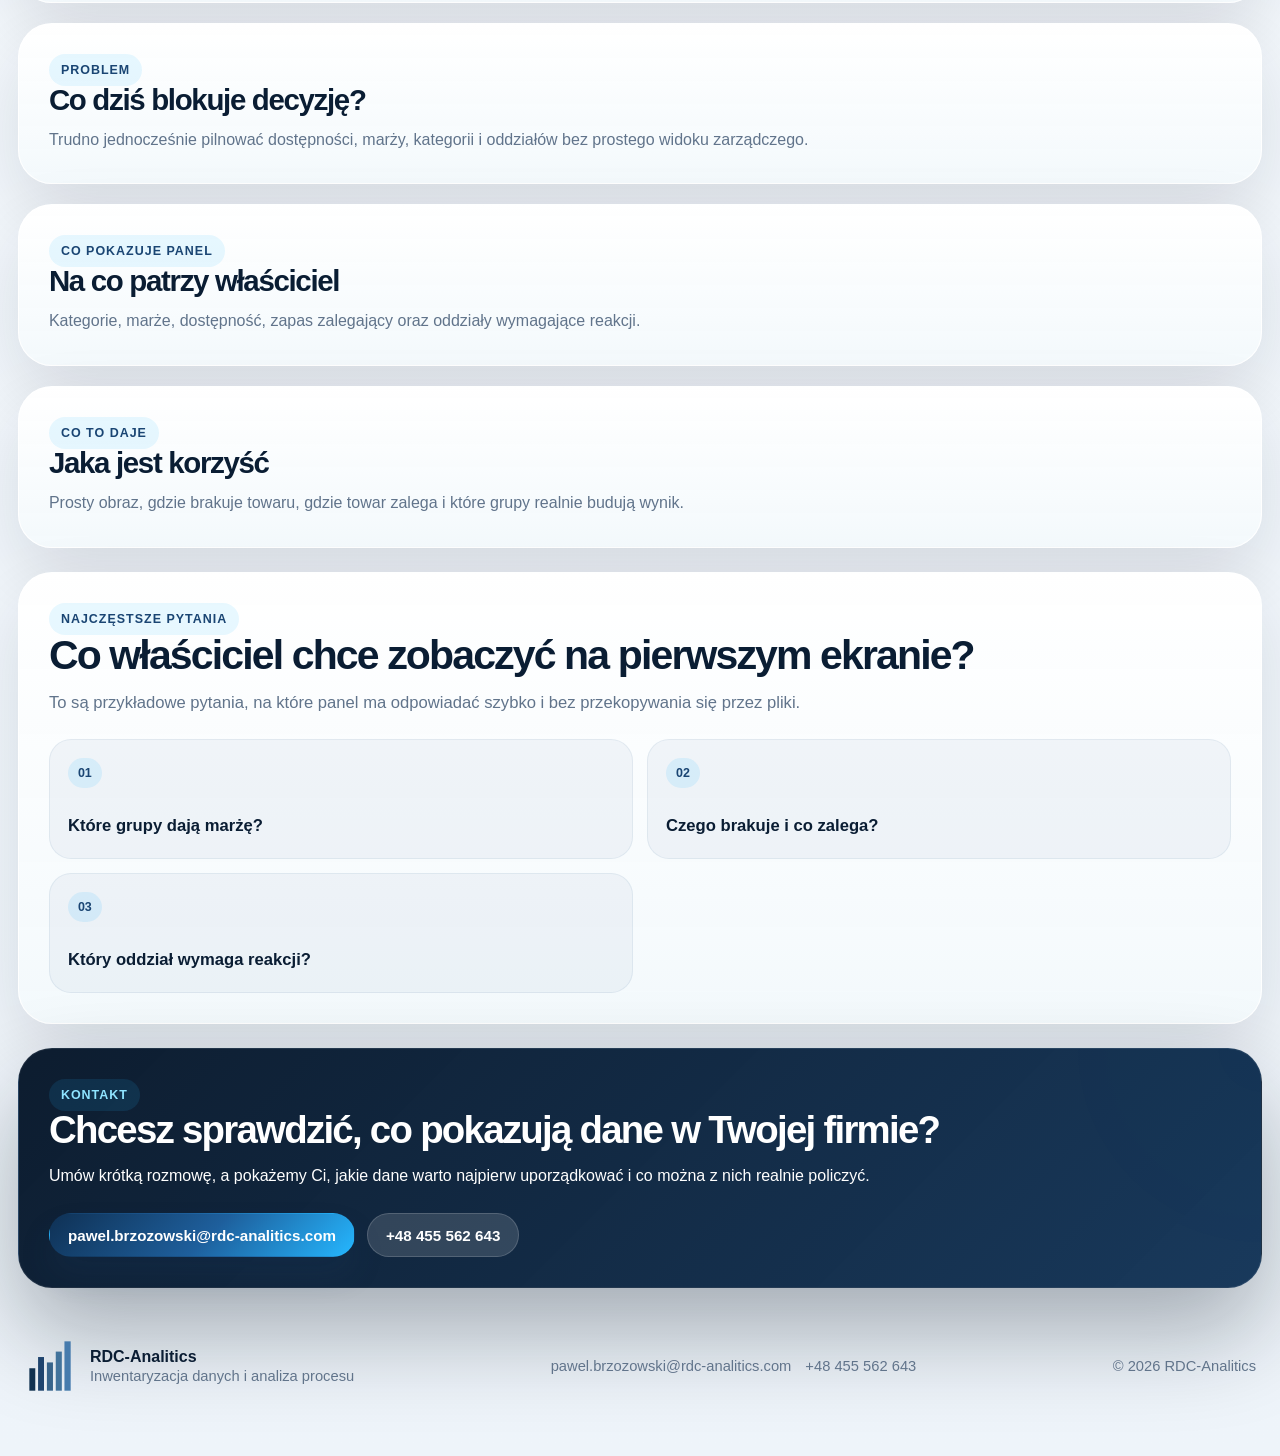
<file: realizacje/medical/index.html>
<!DOCTYPE html>
<html lang="pl">
<head>
  <meta charset="utf-8">
  <meta name="viewport" content="width=device-width, initial-scale=1">
  <title>Analiza danych dla sklepów medycznych | RDC-Analitics</title>
  <meta name="description" content="Dla sklepów medycznych i specjalistycznych punktów sprzedaży: dostępność, zapas, marża, oddziały i kategorie wymagające reakcji.">
  <meta name="keywords" content="sklep medyczny analiza danych, marża kategorii, dostępność towaru, oddziały, Rzeszów Podkarpacie">
  <meta property="og:title" content="Analiza danych dla sklepów medycznych | RDC-Analitics">
  <meta property="og:description" content="Sprawdź dostępność, zapas, marżę i oddziały w prostym widoku dla właściciela.">
  <meta property="og:type" content="article">
  <meta property="og:url" content="https://rdc-analitics.com/realizacje/medical/">
  <meta property="og:image" content="https://rdc-analitics.com/assets/rdc-analitics-logo-lockup.png">
  <meta property="og:locale" content="pl_PL">
  <meta name="twitter:card" content="summary_large_image">
  <meta name="twitter:title" content="Analiza danych dla sklepów medycznych">
  <meta name="twitter:description" content="Analiza dostępności, marży i zapasu dla specjalistycznych punktów sprzedaży.">
  <meta name="twitter:image" content="https://rdc-analitics.com/assets/rdc-analitics-logo-lockup.png">
  <link rel="canonical" href="https://rdc-analitics.com/realizacje/medical/">
  <link rel="icon" type="image/png" href="../../assets/rdc-analitics-logo-mark.png">
  <link rel="apple-touch-icon" href="../../assets/rdc-analitics-logo-mark.png">
  <link rel="stylesheet" href="../../assets/styles.css">
</head>
<body data-page="demo" data-demo-id="medical" data-asset-prefix="../../">
  <div class="page-shell">
    <header class="topbar">
      <a class="brand" href="../../index.html" aria-label="RDC"><span class="brand-mark"><img src="../../assets/rdc-analitics-logo-mark.png" alt="RDC-Analitics - logo"></span><span class="brand-copy"><strong>RDC</strong><small data-company-claim></small></span></a>
      <nav class="nav" aria-label="Nawigacja główna"><a href="../../index.html#start">Start</a><a href="../../index.html#jak-pomagamy">Jak pomagamy</a><a href="../../index.html#co-sprawdzamy">Co sprawdzamy</a><a href="../../index.html#przyklady">Przykłady</a><a href="../../index.html#kontakt">Kontakt</a></nav>
      <a class="button ghost desktop-only" data-company-email data-keep-label="true" href="#">Umów rozmowę</a>
    </header>
    <main class="demo-page">
      <a class="back-link" href="../../index.html#przyklady">Wróć do przykładów</a>
      <section class="demo-hero"><article class="demo-hero-copy"><span class="eyebrow" data-demo-public-name></span><h1 data-demo-short-title></h1><p class="demo-lead" data-demo-company></p><div class="demo-tag-list" data-demo-tags></div><div class="demo-actions"><a class="button" href="../../index.html#kontakt">Umów krótką rozmowę</a><a class="button secondary" href="../../index.html#jak-pomagamy">Jak wygląda analiza</a></div></article><article class="demo-preview-card"><div class="demo-preview-frame" data-demo-visual></div><p class="demo-preview-note">Przykładowa grafika pokazuje kierunek raportu po analizie danych.</p></article></section>
      <section class="demo-info-grid"><article class="demo-info-card"><span class="eyebrow">Dla jakiej firmy</span><h2 data-demo-company-title></h2><p data-demo-company></p></article><article class="demo-info-card"><span class="eyebrow">Problem</span><h2>Co dziś blokuje decyzję?</h2><p data-demo-problem></p></article><article class="demo-info-card"><span class="eyebrow">Co pokazuje panel</span><h2>Na co patrzy właściciel</h2><p data-demo-shows></p></article><article class="demo-info-card"><span class="eyebrow">Co to daje</span><h2>Jaka jest korzyść</h2><p data-demo-benefit></p></article></section>
      <section class="demo-pages-card"><span class="eyebrow">Najczęstsze pytania</span><h2>Co właściciel chce zobaczyć na pierwszym ekranie?</h2><p>To są przykładowe pytania, na które panel ma odpowiadać szybko i bez przekopywania się przez pliki.</p><div class="question-grid" data-demo-pages></div></section>
      <section class="demo-cta-card"><span class="eyebrow">Kontakt</span><h2>Chcesz sprawdzić, co pokazują dane w Twojej firmie?</h2><p>Umów krótką rozmowę, a pokażemy Ci, jakie dane warto najpierw uporządkować i co można z nich realnie policzyć.</p><div class="demo-actions"><a class="button" data-company-email href="#"></a><a class="button secondary" data-company-phone href="#"></a></div></section>
    </main>
    <footer class="footer"><div class="footer-brand"><img src="../../assets/rdc-analitics-logo-mark.png" alt="RDC-Analitics - sygnet"><div><strong>RDC-Analitics</strong><small data-company-claim></small></div></div><div class="footer-contact"><a data-company-email href="#"></a><a data-company-phone href="#"></a></div><small>&copy; <span id="year"></span> RDC-Analitics</small></footer>
  </div>
  <script src="../../assets/site-data.js"></script>
  <script src="../../assets/app.js"></script>
</body>
</html>
</file>
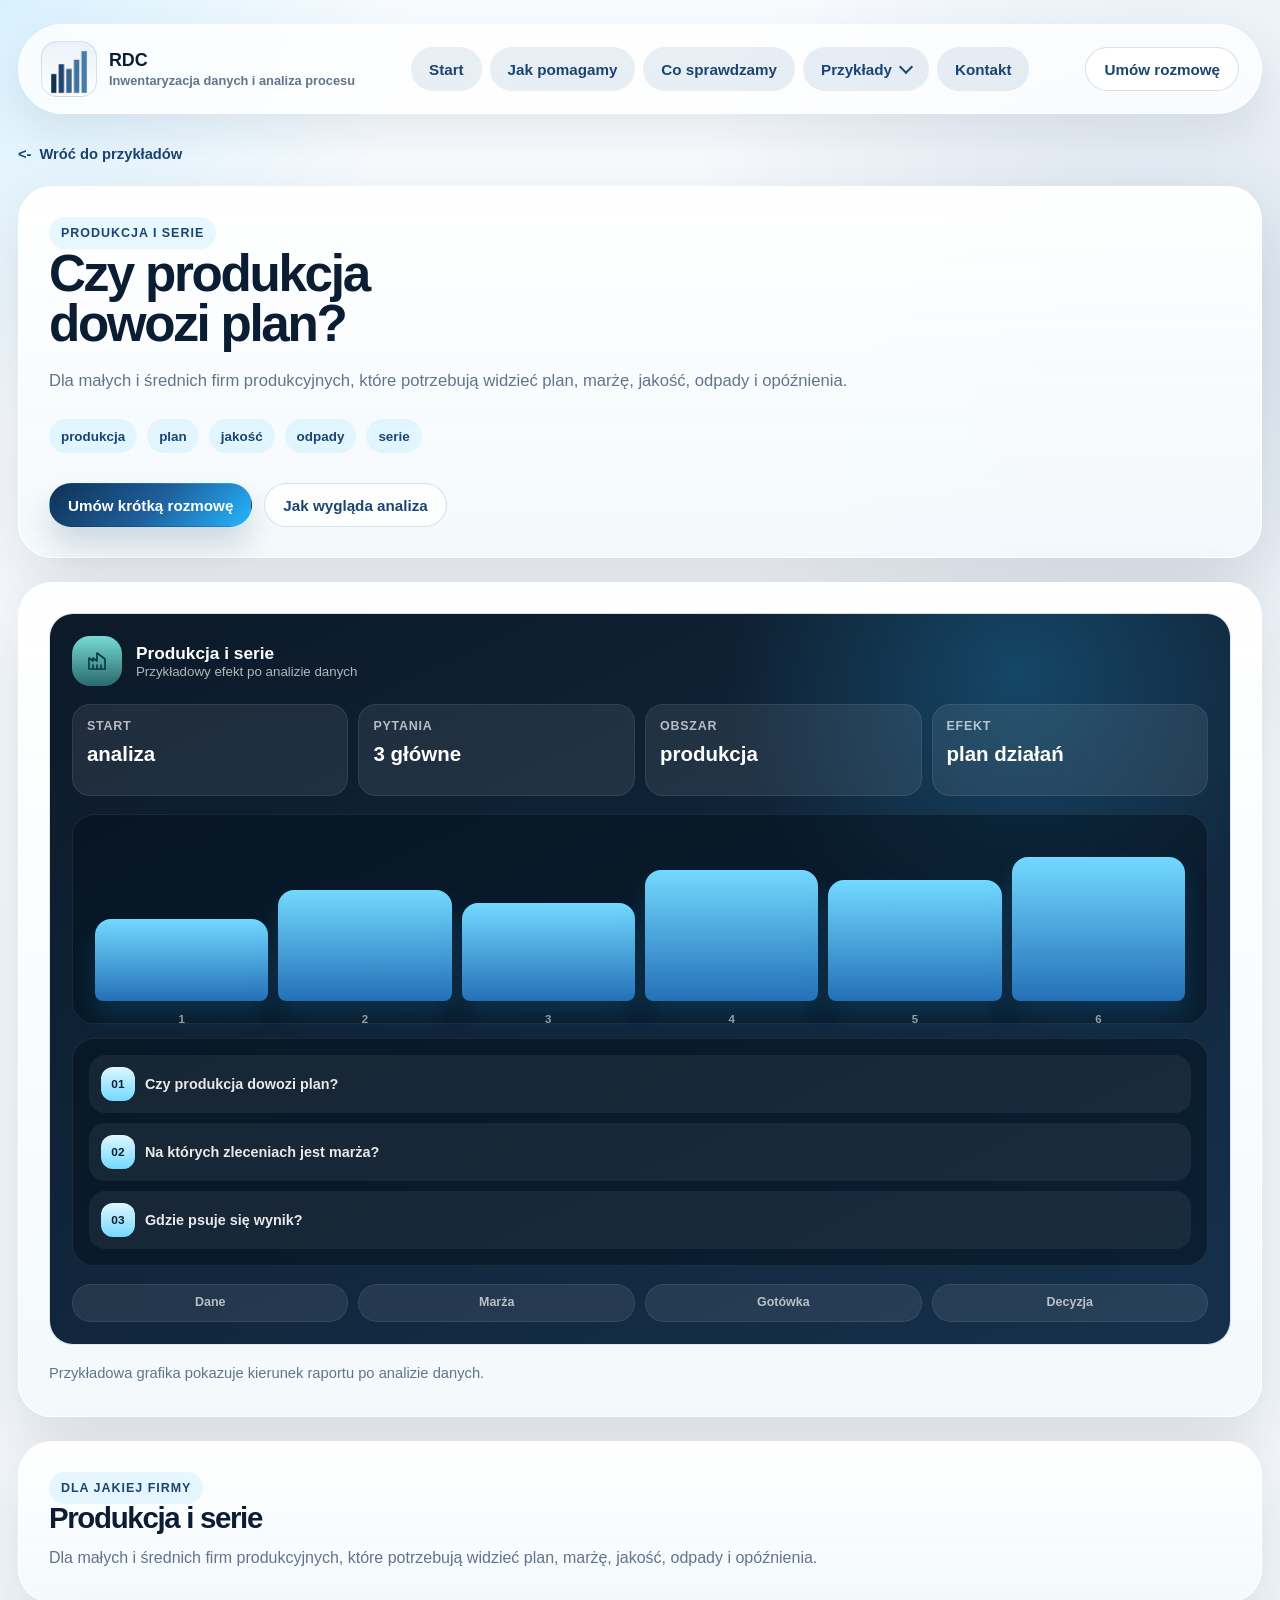
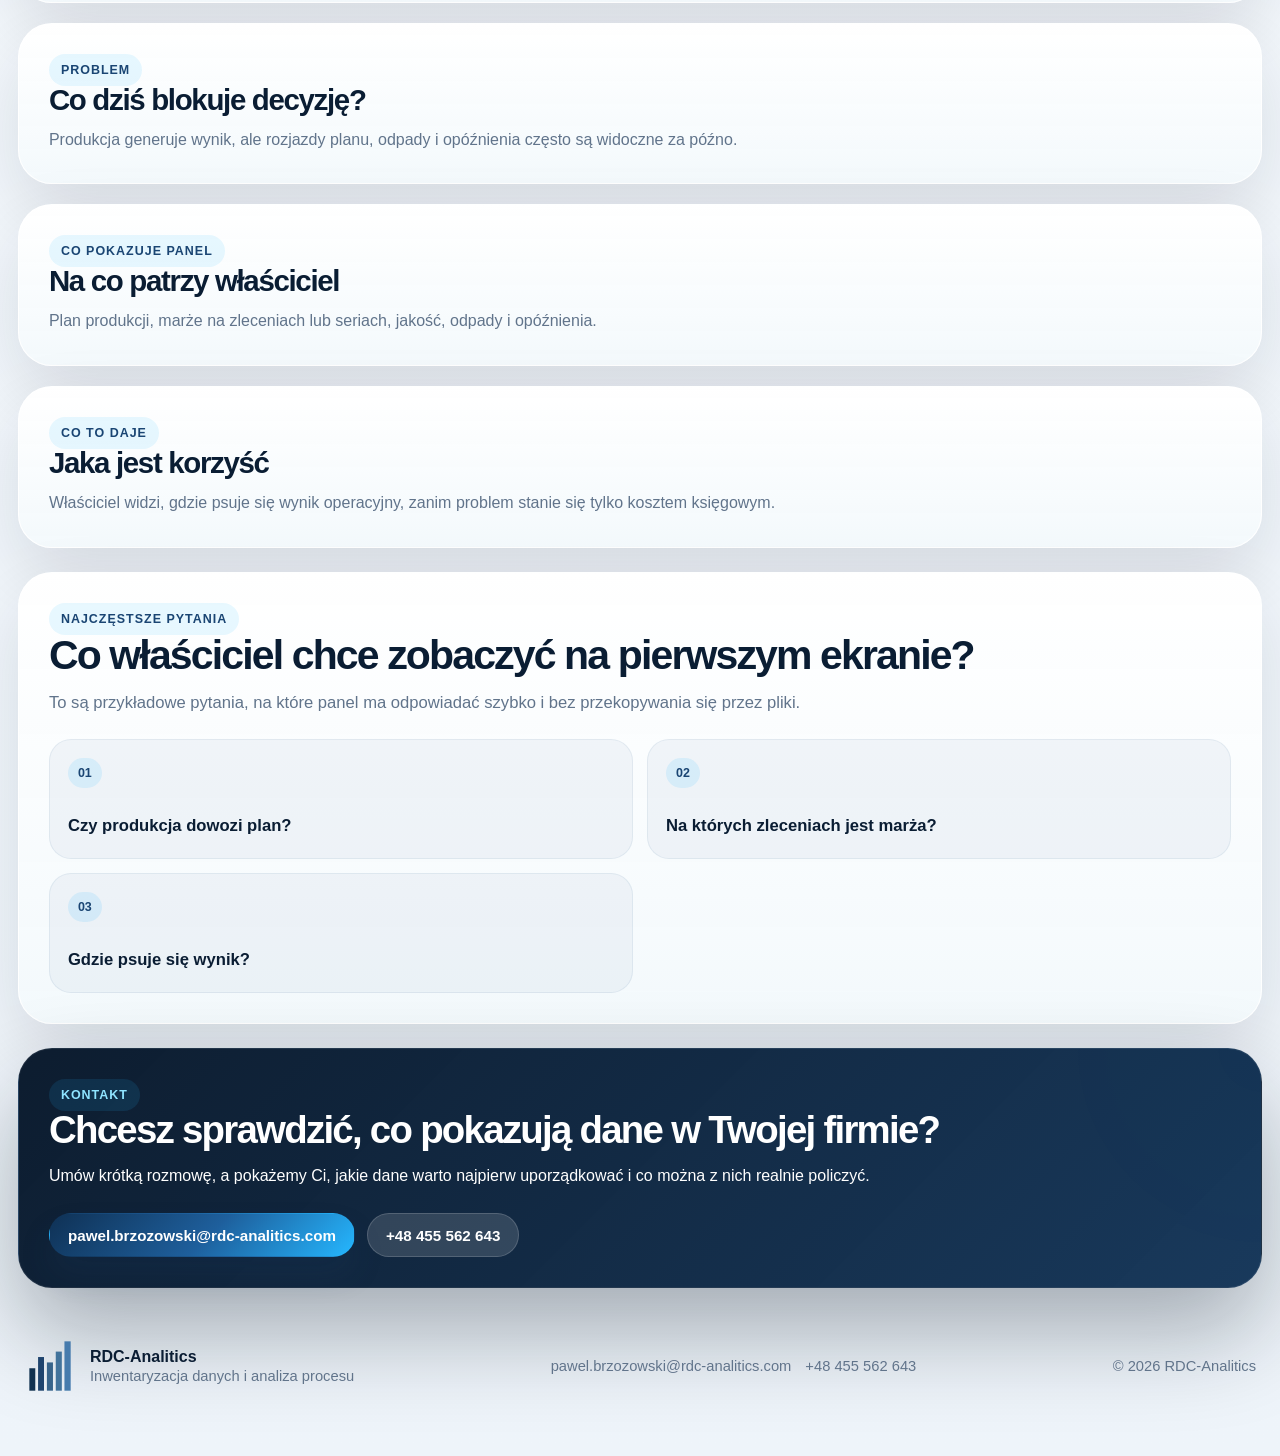
<file: realizacje/production/index.html>
<!DOCTYPE html>
<html lang="pl">
<head>
  <meta charset="utf-8">
  <meta name="viewport" content="width=device-width, initial-scale=1">
  <title>Analiza danych produkcyjnych | RDC-Analitics Rzeszów</title>
  <meta name="description" content="Analiza danych dla małych firm produkcyjnych: plan, marża zleceń i serii, jakość, odpady, opóźnienia i wynik operacyjny.">
  <meta name="keywords" content="analiza produkcji, dashboard produkcyjny, odpady produkcyjne, marża zleceń, Rzeszów">
  <meta property="og:title" content="Analiza danych produkcyjnych | RDC-Analitics">
  <meta property="og:description" content="Sprawdź plan, marżę, jakość, odpady i opóźnienia w produkcji.">
  <meta property="og:type" content="article">
  <meta property="og:url" content="https://rdc-analitics.com/realizacje/production/">
  <meta property="og:image" content="https://rdc-analitics.com/assets/rdc-analitics-logo-lockup.png">
  <meta property="og:locale" content="pl_PL">
  <meta name="twitter:card" content="summary_large_image">
  <meta name="twitter:title" content="Analiza danych produkcyjnych">
  <meta name="twitter:description" content="Analiza planu, jakości, odpadów i wyniku dla małych firm produkcyjnych.">
  <meta name="twitter:image" content="https://rdc-analitics.com/assets/rdc-analitics-logo-lockup.png">
  <link rel="canonical" href="https://rdc-analitics.com/realizacje/production/">
  <link rel="icon" type="image/png" href="../../assets/rdc-analitics-logo-mark.png">
  <link rel="apple-touch-icon" href="../../assets/rdc-analitics-logo-mark.png">
  <link rel="stylesheet" href="../../assets/styles.css">
</head>
<body data-page="demo" data-demo-id="production" data-asset-prefix="../../">
  <div class="page-shell">
    <header class="topbar">
      <a class="brand" href="../../index.html" aria-label="RDC"><span class="brand-mark"><img src="../../assets/rdc-analitics-logo-mark.png" alt="RDC-Analitics - logo"></span><span class="brand-copy"><strong>RDC</strong><small data-company-claim></small></span></a>
      <nav class="nav" aria-label="Nawigacja główna"><a href="../../index.html#start">Start</a><a href="../../index.html#jak-pomagamy">Jak pomagamy</a><a href="../../index.html#co-sprawdzamy">Co sprawdzamy</a><a href="../../index.html#przyklady">Przykłady</a><a href="../../index.html#kontakt">Kontakt</a></nav>
      <a class="button ghost desktop-only" data-company-email data-keep-label="true" href="#">Umów rozmowę</a>
    </header>
    <main class="demo-page">
      <a class="back-link" href="../../index.html#przyklady">Wróć do przykładów</a>
      <section class="demo-hero"><article class="demo-hero-copy"><span class="eyebrow" data-demo-public-name></span><h1 data-demo-short-title></h1><p class="demo-lead" data-demo-company></p><div class="demo-tag-list" data-demo-tags></div><div class="demo-actions"><a class="button" href="../../index.html#kontakt">Umów krótką rozmowę</a><a class="button secondary" href="../../index.html#jak-pomagamy">Jak wygląda analiza</a></div></article><article class="demo-preview-card"><div class="demo-preview-frame" data-demo-visual></div><p class="demo-preview-note">Przykładowa grafika pokazuje kierunek raportu po analizie danych.</p></article></section>
      <section class="demo-info-grid"><article class="demo-info-card"><span class="eyebrow">Dla jakiej firmy</span><h2 data-demo-company-title></h2><p data-demo-company></p></article><article class="demo-info-card"><span class="eyebrow">Problem</span><h2>Co dziś blokuje decyzję?</h2><p data-demo-problem></p></article><article class="demo-info-card"><span class="eyebrow">Co pokazuje panel</span><h2>Na co patrzy właściciel</h2><p data-demo-shows></p></article><article class="demo-info-card"><span class="eyebrow">Co to daje</span><h2>Jaka jest korzyść</h2><p data-demo-benefit></p></article></section>
      <section class="demo-pages-card"><span class="eyebrow">Najczęstsze pytania</span><h2>Co właściciel chce zobaczyć na pierwszym ekranie?</h2><p>To są przykładowe pytania, na które panel ma odpowiadać szybko i bez przekopywania się przez pliki.</p><div class="question-grid" data-demo-pages></div></section>
      <section class="demo-cta-card"><span class="eyebrow">Kontakt</span><h2>Chcesz sprawdzić, co pokazują dane w Twojej firmie?</h2><p>Umów krótką rozmowę, a pokażemy Ci, jakie dane warto najpierw uporządkować i co można z nich realnie policzyć.</p><div class="demo-actions"><a class="button" data-company-email href="#"></a><a class="button secondary" data-company-phone href="#"></a></div></section>
    </main>
    <footer class="footer"><div class="footer-brand"><img src="../../assets/rdc-analitics-logo-mark.png" alt="RDC-Analitics - sygnet"><div><strong>RDC-Analitics</strong><small data-company-claim></small></div></div><div class="footer-contact"><a data-company-email href="#"></a><a data-company-phone href="#"></a></div><small>&copy; <span id="year"></span> RDC-Analitics</small></footer>
  </div>
  <script src="../../assets/site-data.js"></script>
  <script src="../../assets/app.js"></script>
</body>
</html>
</file>
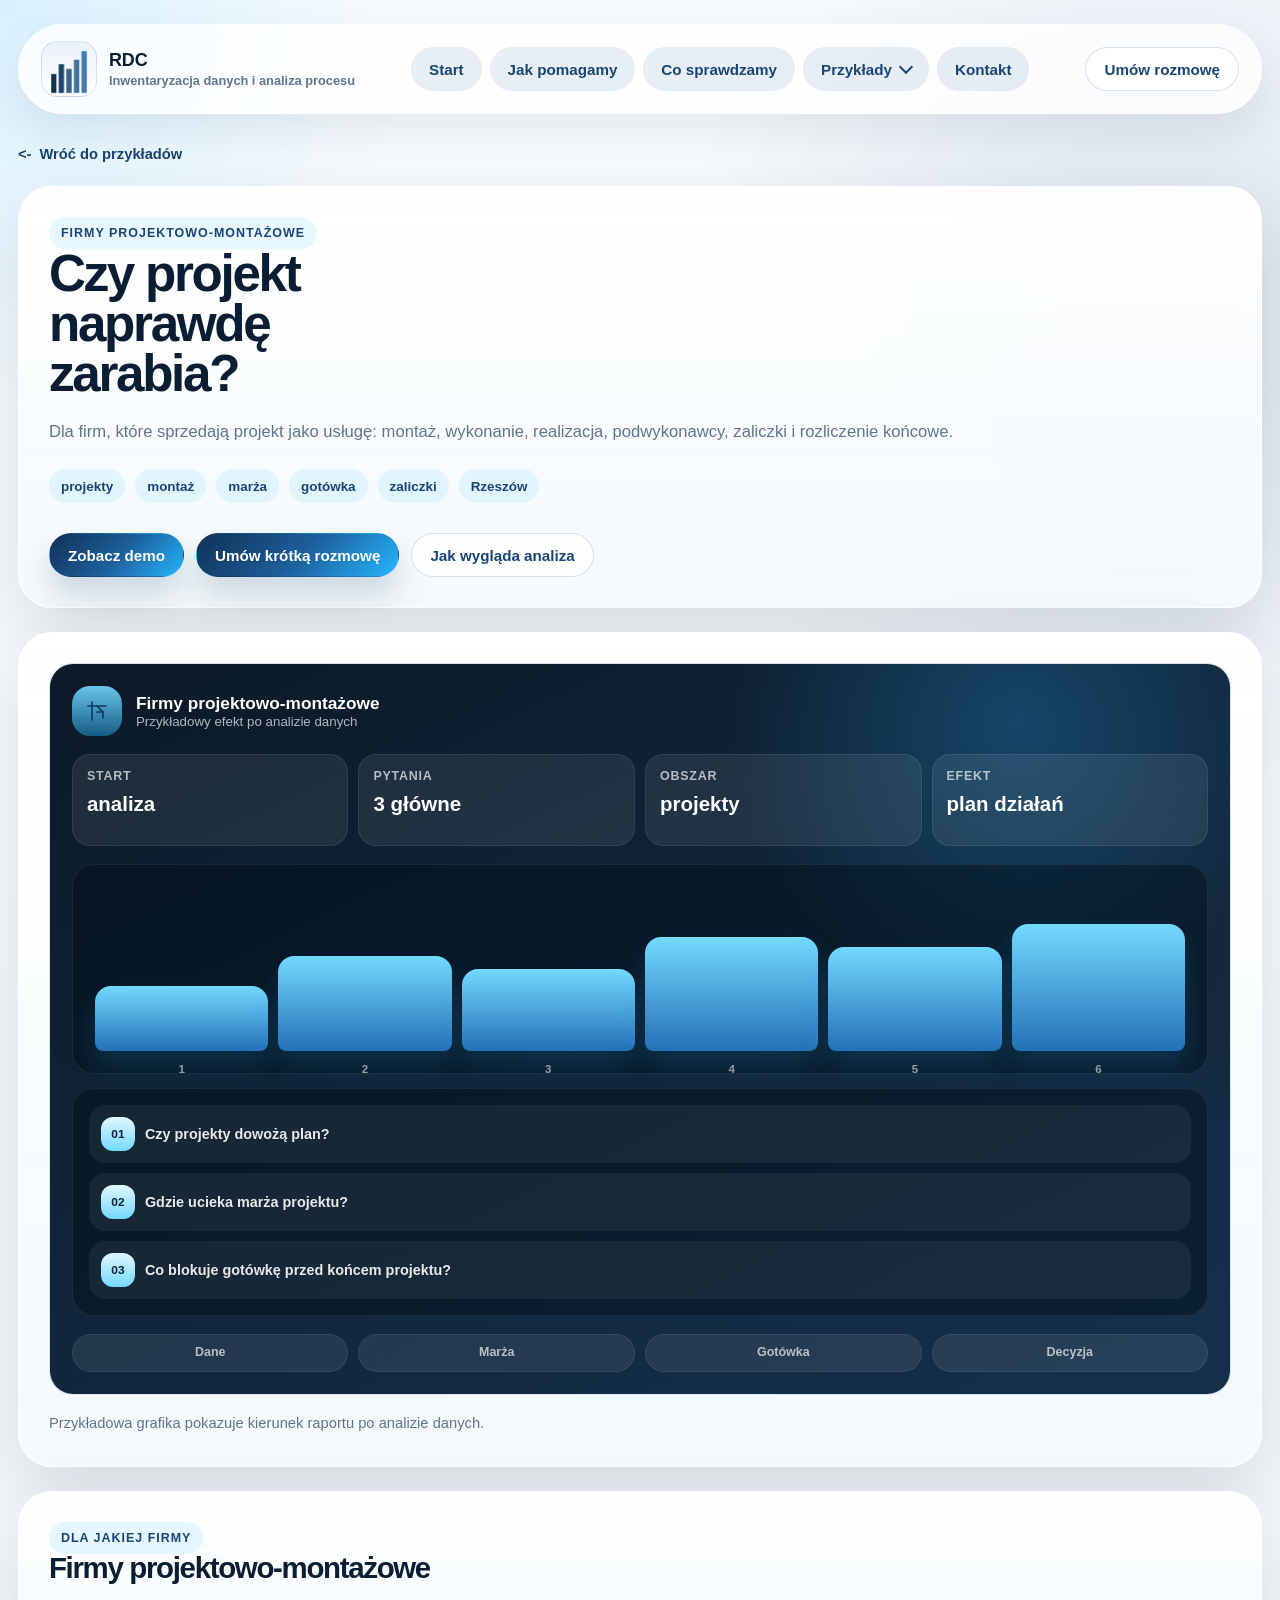
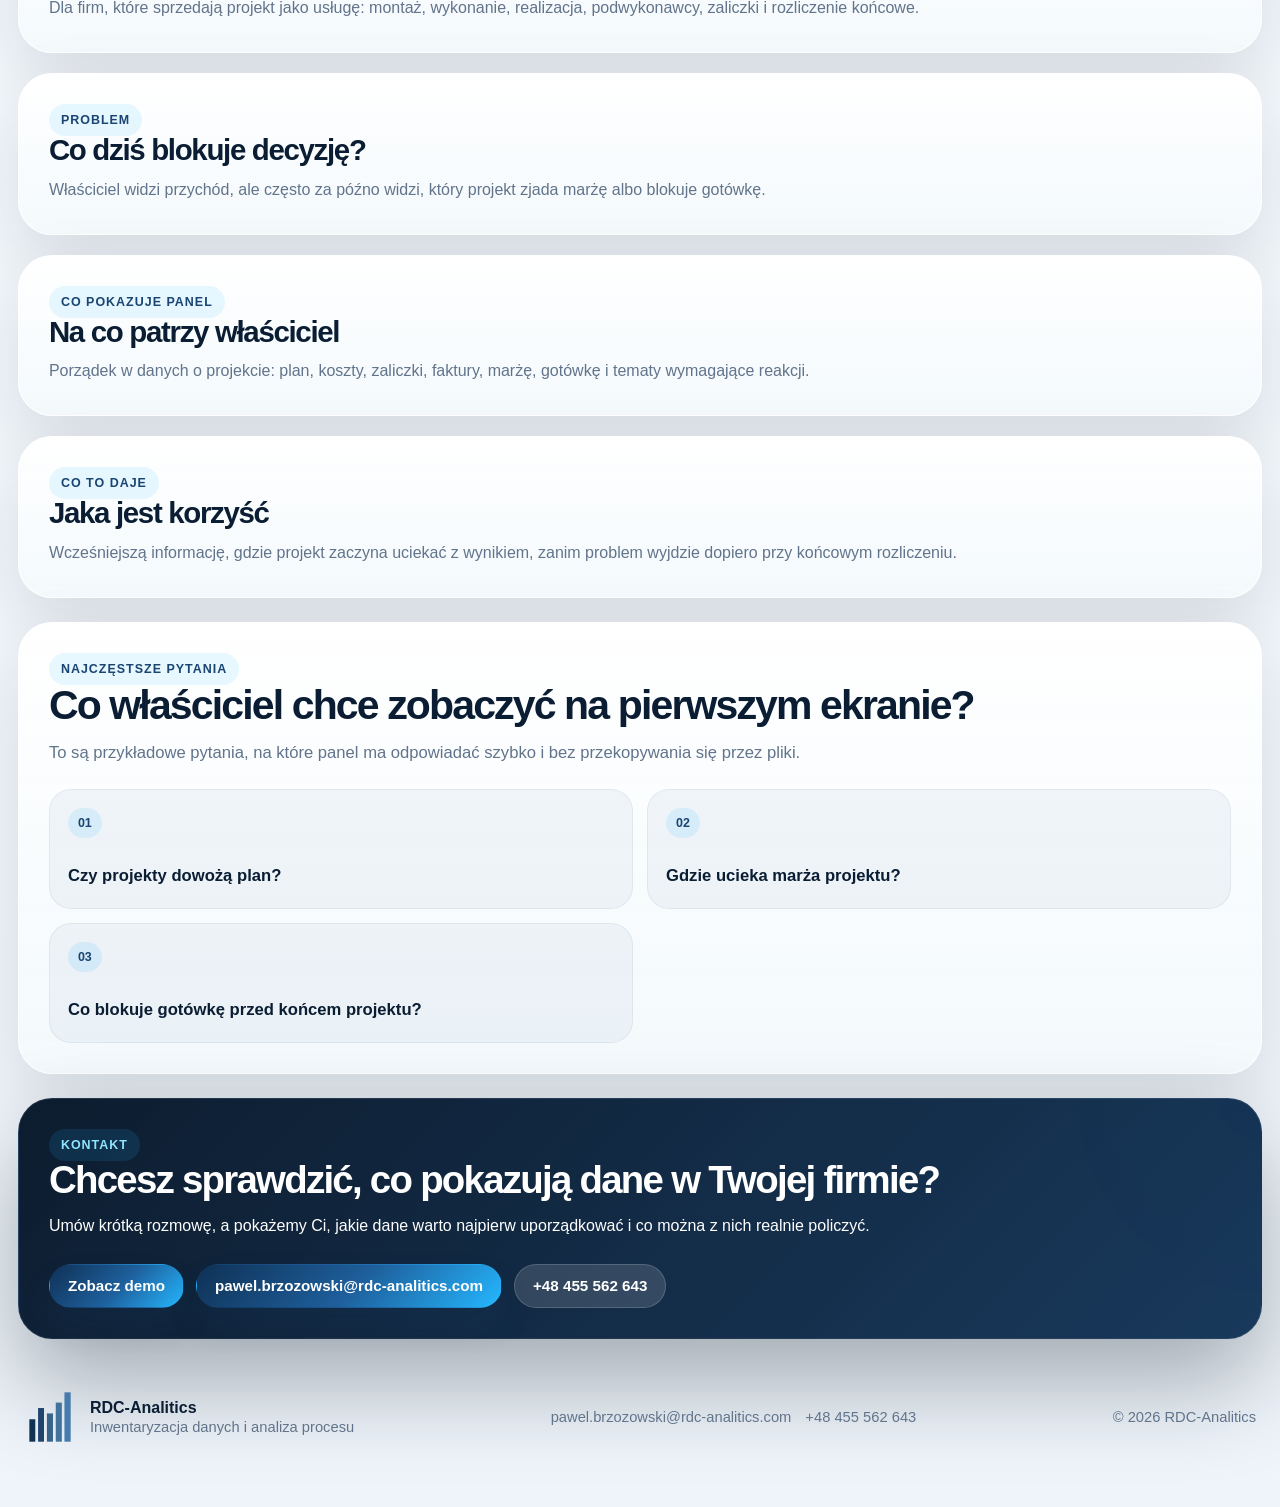
<file: realizacje/project-install/index.html>
<!DOCTYPE html>
<html lang="pl">
<head>
  <meta charset="utf-8">
  <meta name="viewport" content="width=device-width, initial-scale=1">
  <title>Analiza marży projektów i montaży | RDC-Analitics Rzeszów</title>
  <meta name="description" content="Analiza danych dla firm projektowo-montażowych z Rzeszowa i Podkarpacia: marża projektu, zaliczki, koszty, gotówka i lista tematów do reakcji.">
  <meta name="keywords" content="marża projektu, firmy montażowe Rzeszów, analiza projektów, dashboard dla firmy montażowej, zaliczki i gotówka">
  <meta property="og:title" content="Analiza marży projektów i montaży | RDC-Analitics">
  <meta property="og:description" content="Pokażemy, który projekt zjada marżę, co blokuje gotówkę i co wymaga reakcji przed końcowym rozliczeniem.">
  <meta property="og:type" content="article">
  <meta property="og:url" content="https://rdc-analitics.com/realizacje/project-install/">
  <meta property="og:image" content="https://rdc-analitics.com/assets/rdc-analitics-logo-lockup.png">
  <meta property="og:locale" content="pl_PL">
  <meta name="twitter:card" content="summary_large_image">
  <meta name="twitter:title" content="Analiza marży projektów i montaży">
  <meta name="twitter:description" content="Analiza danych dla firm projektowo-montażowych z Rzeszowa i Podkarpacia.">
  <meta name="twitter:image" content="https://rdc-analitics.com/assets/rdc-analitics-logo-lockup.png">
  <link rel="canonical" href="https://rdc-analitics.com/realizacje/project-install/">
  <link rel="icon" type="image/png" href="../../assets/rdc-analitics-logo-mark.png">
  <link rel="apple-touch-icon" href="../../assets/rdc-analitics-logo-mark.png">
  <link rel="stylesheet" href="../../assets/styles.css">
</head>
<body data-page="demo" data-demo-id="project-install" data-asset-prefix="../../">
  <div class="page-shell">
    <header class="topbar">
      <a class="brand" href="../../index.html" aria-label="RDC">
        <span class="brand-mark">
          <img src="../../assets/rdc-analitics-logo-mark.png" alt="RDC-Analitics - logo">
        </span>
        <span class="brand-copy">
          <strong>RDC</strong>
          <small data-company-claim></small>
        </span>
      </a>

      <nav class="nav" aria-label="Nawigacja główna">
        <a href="../../index.html#start">Start</a>
        <a href="../../index.html#jak-pomagamy">Jak pomagamy</a>
        <a href="../../index.html#co-sprawdzamy">Co sprawdzamy</a>
        <a href="../../index.html#przyklady">Przykłady</a>
        <a href="../../index.html#kontakt">Kontakt</a>
      </nav>

      <a class="button ghost desktop-only" data-company-email data-keep-label="true" href="#">Umów rozmowę</a>
    </header>

    <main class="demo-page">
      <a class="back-link" href="../../index.html#przyklady">Wróć do przykładów</a>

      <section class="demo-hero">
        <article class="demo-hero-copy">
          <span class="eyebrow" data-demo-public-name></span>
          <h1 data-demo-short-title></h1>
          <p class="demo-lead" data-demo-company></p>
          <div class="demo-tag-list" data-demo-tags></div>

          <div class="demo-actions">
            <a class="button" href="../../index.html#kontakt">Umów krótką rozmowę</a>
            <a class="button secondary" href="../../index.html#jak-pomagamy">Jak wygląda analiza</a>
          </div>
        </article>

        <article class="demo-preview-card">
          <div class="demo-preview-frame" data-demo-visual></div>
          <p class="demo-preview-note">Przykładowa grafika pokazuje kierunek raportu po analizie danych.</p>
        </article>
      </section>

      <section class="demo-info-grid">
        <article class="demo-info-card">
          <span class="eyebrow">Dla jakiej firmy</span>
          <h2 data-demo-company-title></h2>
          <p data-demo-company></p>
        </article>

        <article class="demo-info-card">
          <span class="eyebrow">Problem</span>
          <h2>Co dziś blokuje decyzję?</h2>
          <p data-demo-problem></p>
        </article>

        <article class="demo-info-card">
          <span class="eyebrow">Co pokazuje panel</span>
          <h2>Na co patrzy właściciel</h2>
          <p data-demo-shows></p>
        </article>

        <article class="demo-info-card">
          <span class="eyebrow">Co to daje</span>
          <h2>Jaka jest korzyść</h2>
          <p data-demo-benefit></p>
        </article>
      </section>

      <section class="demo-pages-card">
        <span class="eyebrow">Najczęstsze pytania</span>
        <h2>Co właściciel chce zobaczyć na pierwszym ekranie?</h2>
        <p>To są przykładowe pytania, na które panel ma odpowiadać szybko i bez przekopywania się przez pliki.</p>
        <div class="question-grid" data-demo-pages></div>
      </section>

      <section class="demo-cta-card">
        <span class="eyebrow">Kontakt</span>
        <h2>Chcesz sprawdzić, co pokazują dane w Twojej firmie?</h2>
        <p>Umów krótką rozmowę, a pokażemy Ci, jakie dane warto najpierw uporządkować i co można z nich realnie policzyć.</p>
        <div class="demo-actions">
          <a class="button" data-company-email href="#"></a>
          <a class="button secondary" data-company-phone href="#"></a>
        </div>
      </section>
    </main>

    <footer class="footer">
      <div class="footer-brand">
        <img src="../../assets/rdc-analitics-logo-mark.png" alt="RDC-Analitics - sygnet">
        <div>
          <strong>RDC-Analitics</strong>
          <small data-company-claim></small>
        </div>
      </div>
      <div class="footer-contact">
        <a data-company-email href="#"></a>
        <a data-company-phone href="#"></a>
      </div>
      <small>&copy; <span id="year"></span> RDC-Analitics</small>
    </footer>
  </div>

  <script src="../../assets/site-data.js"></script>
  <script src="../../assets/app.js"></script>
</body>
</html>
</file>
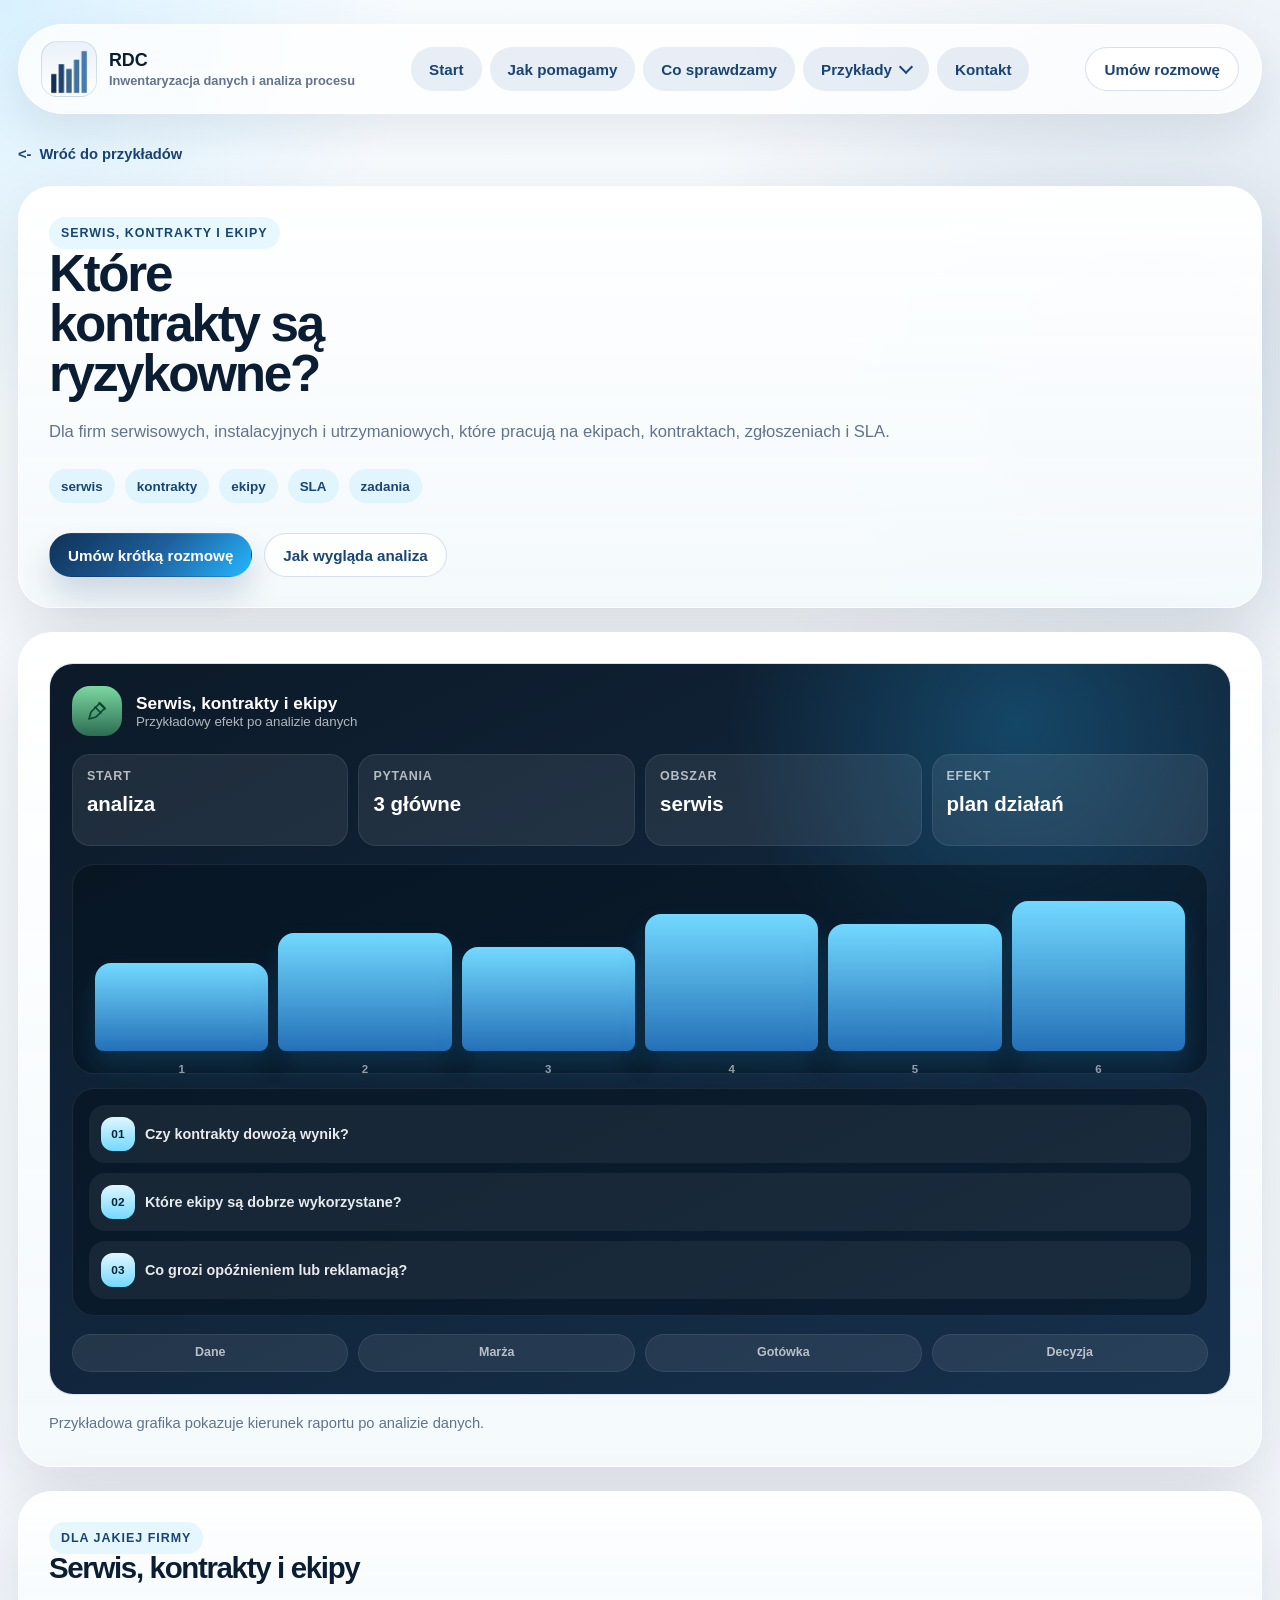
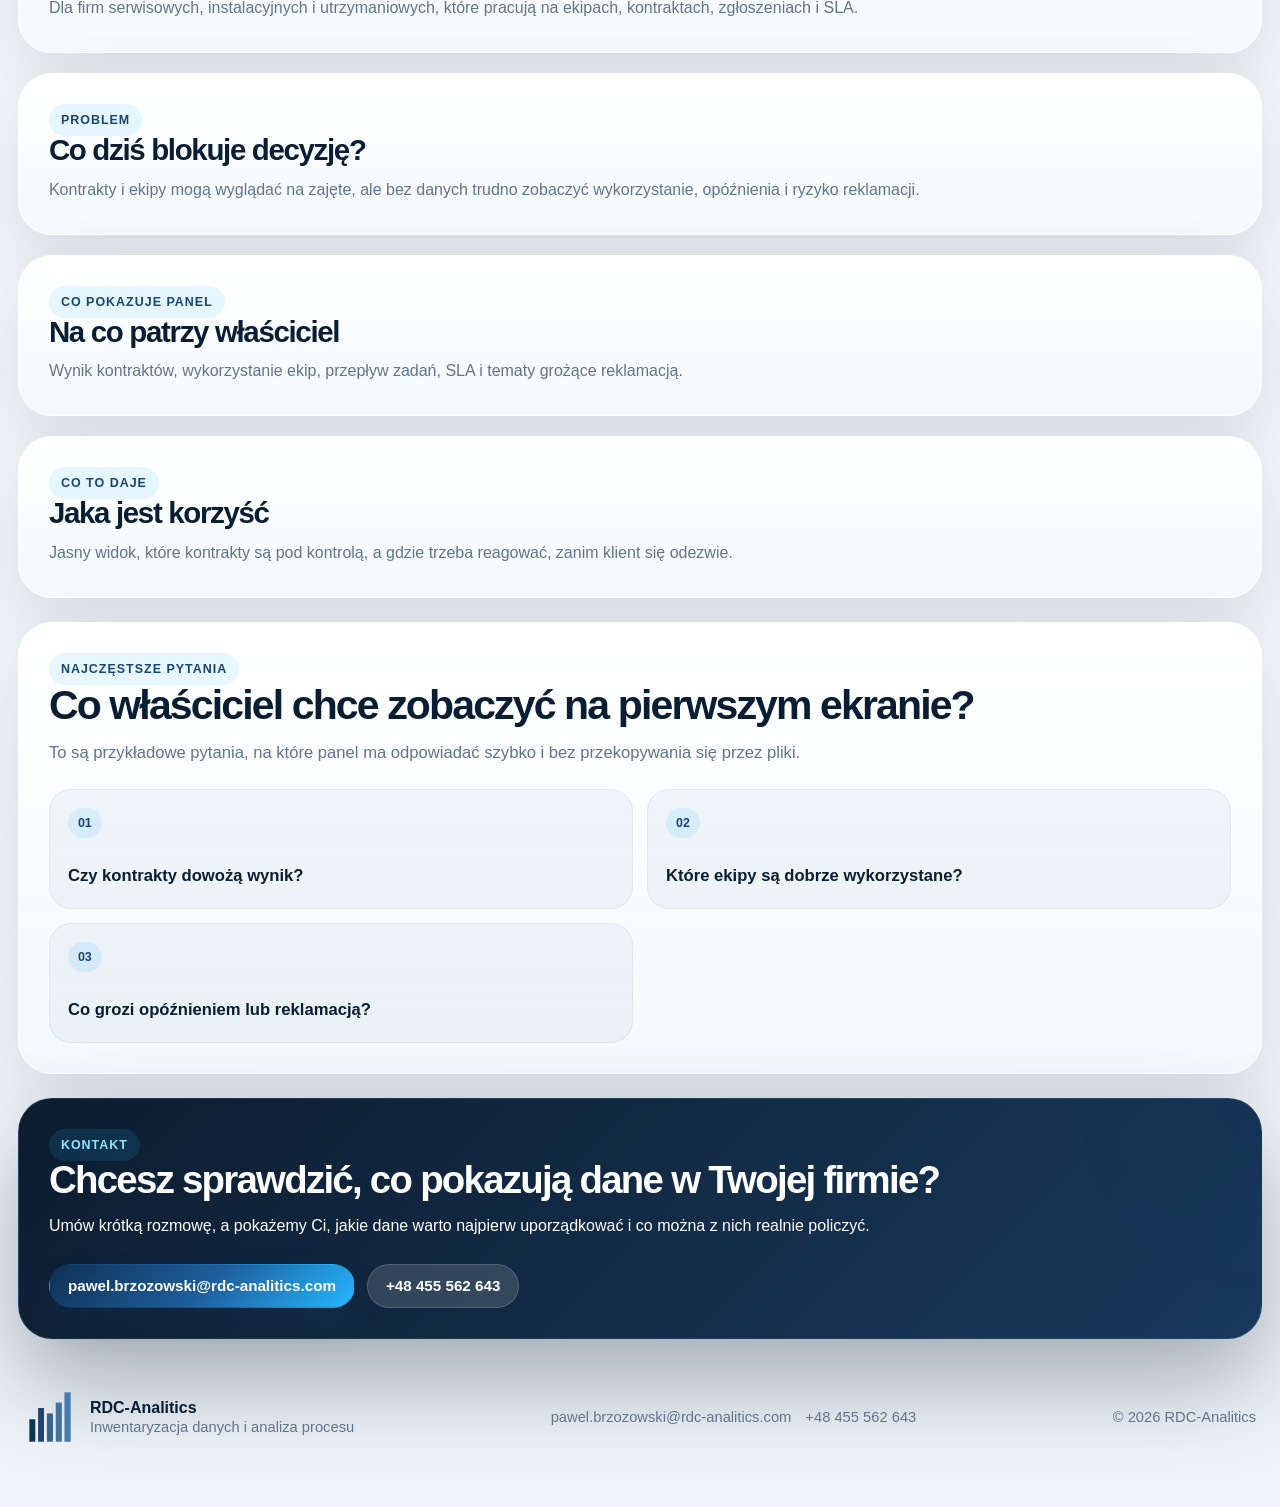
<file: realizacje/service-ops/index.html>
<!DOCTYPE html>
<html lang="pl">
<head>
  <meta charset="utf-8">
  <meta name="viewport" content="width=device-width, initial-scale=1">
  <title>Analiza kontraktów, serwisu i ekip | RDC-Analitics Rzeszów</title>
  <meta name="description" content="Analiza danych dla firm serwisowych: kontrakty, ekipy, zadania, SLA, opóźnienia, reklamacje i wykorzystanie zespołów.">
  <meta name="keywords" content="firma serwisowa Rzeszów, analiza kontraktów, wykorzystanie ekip, SLA, zadania serwisowe">
  <meta property="og:title" content="Analiza kontraktów, serwisu i ekip | RDC-Analitics">
  <meta property="og:description" content="Zobacz, które kontrakty są pod kontrolą, a gdzie ekipy, SLA albo reklamacje wymagają reakcji.">
  <meta property="og:type" content="article">
  <meta property="og:url" content="https://rdc-analitics.com/realizacje/service-ops/">
  <meta property="og:image" content="https://rdc-analitics.com/assets/rdc-analitics-logo-lockup.png">
  <meta property="og:locale" content="pl_PL">
  <meta name="twitter:card" content="summary_large_image">
  <meta name="twitter:title" content="Analiza kontraktów, serwisu i ekip">
  <meta name="twitter:description" content="Analiza kontraktów, ekip, zadań i SLA dla firm serwisowych.">
  <meta name="twitter:image" content="https://rdc-analitics.com/assets/rdc-analitics-logo-lockup.png">
  <link rel="canonical" href="https://rdc-analitics.com/realizacje/service-ops/">
  <link rel="icon" type="image/png" href="../../assets/rdc-analitics-logo-mark.png">
  <link rel="apple-touch-icon" href="../../assets/rdc-analitics-logo-mark.png">
  <link rel="stylesheet" href="../../assets/styles.css">
</head>
<body data-page="demo" data-demo-id="service-ops" data-asset-prefix="../../">
  <div class="page-shell">
    <header class="topbar">
      <a class="brand" href="../../index.html" aria-label="RDC"><span class="brand-mark"><img src="../../assets/rdc-analitics-logo-mark.png" alt="RDC-Analitics - logo"></span><span class="brand-copy"><strong>RDC</strong><small data-company-claim></small></span></a>
      <nav class="nav" aria-label="Nawigacja główna"><a href="../../index.html#start">Start</a><a href="../../index.html#jak-pomagamy">Jak pomagamy</a><a href="../../index.html#co-sprawdzamy">Co sprawdzamy</a><a href="../../index.html#przyklady">Przykłady</a><a href="../../index.html#kontakt">Kontakt</a></nav>
      <a class="button ghost desktop-only" data-company-email data-keep-label="true" href="#">Umów rozmowę</a>
    </header>
    <main class="demo-page">
      <a class="back-link" href="../../index.html#przyklady">Wróć do przykładów</a>
      <section class="demo-hero"><article class="demo-hero-copy"><span class="eyebrow" data-demo-public-name></span><h1 data-demo-short-title></h1><p class="demo-lead" data-demo-company></p><div class="demo-tag-list" data-demo-tags></div><div class="demo-actions"><a class="button" href="../../index.html#kontakt">Umów krótką rozmowę</a><a class="button secondary" href="../../index.html#jak-pomagamy">Jak wygląda analiza</a></div></article><article class="demo-preview-card"><div class="demo-preview-frame" data-demo-visual></div><p class="demo-preview-note">Przykładowa grafika pokazuje kierunek raportu po analizie danych.</p></article></section>
      <section class="demo-info-grid"><article class="demo-info-card"><span class="eyebrow">Dla jakiej firmy</span><h2 data-demo-company-title></h2><p data-demo-company></p></article><article class="demo-info-card"><span class="eyebrow">Problem</span><h2>Co dziś blokuje decyzję?</h2><p data-demo-problem></p></article><article class="demo-info-card"><span class="eyebrow">Co pokazuje panel</span><h2>Na co patrzy właściciel</h2><p data-demo-shows></p></article><article class="demo-info-card"><span class="eyebrow">Co to daje</span><h2>Jaka jest korzyść</h2><p data-demo-benefit></p></article></section>
      <section class="demo-pages-card"><span class="eyebrow">Najczęstsze pytania</span><h2>Co właściciel chce zobaczyć na pierwszym ekranie?</h2><p>To są przykładowe pytania, na które panel ma odpowiadać szybko i bez przekopywania się przez pliki.</p><div class="question-grid" data-demo-pages></div></section>
      <section class="demo-cta-card"><span class="eyebrow">Kontakt</span><h2>Chcesz sprawdzić, co pokazują dane w Twojej firmie?</h2><p>Umów krótką rozmowę, a pokażemy Ci, jakie dane warto najpierw uporządkować i co można z nich realnie policzyć.</p><div class="demo-actions"><a class="button" data-company-email href="#"></a><a class="button secondary" data-company-phone href="#"></a></div></section>
    </main>
    <footer class="footer"><div class="footer-brand"><img src="../../assets/rdc-analitics-logo-mark.png" alt="RDC-Analitics - sygnet"><div><strong>RDC-Analitics</strong><small data-company-claim></small></div></div><div class="footer-contact"><a data-company-email href="#"></a><a data-company-phone href="#"></a></div><small>&copy; <span id="year"></span> RDC-Analitics</small></footer>
  </div>
  <script src="../../assets/site-data.js"></script>
  <script src="../../assets/app.js"></script>
</body>
</html>
</file>
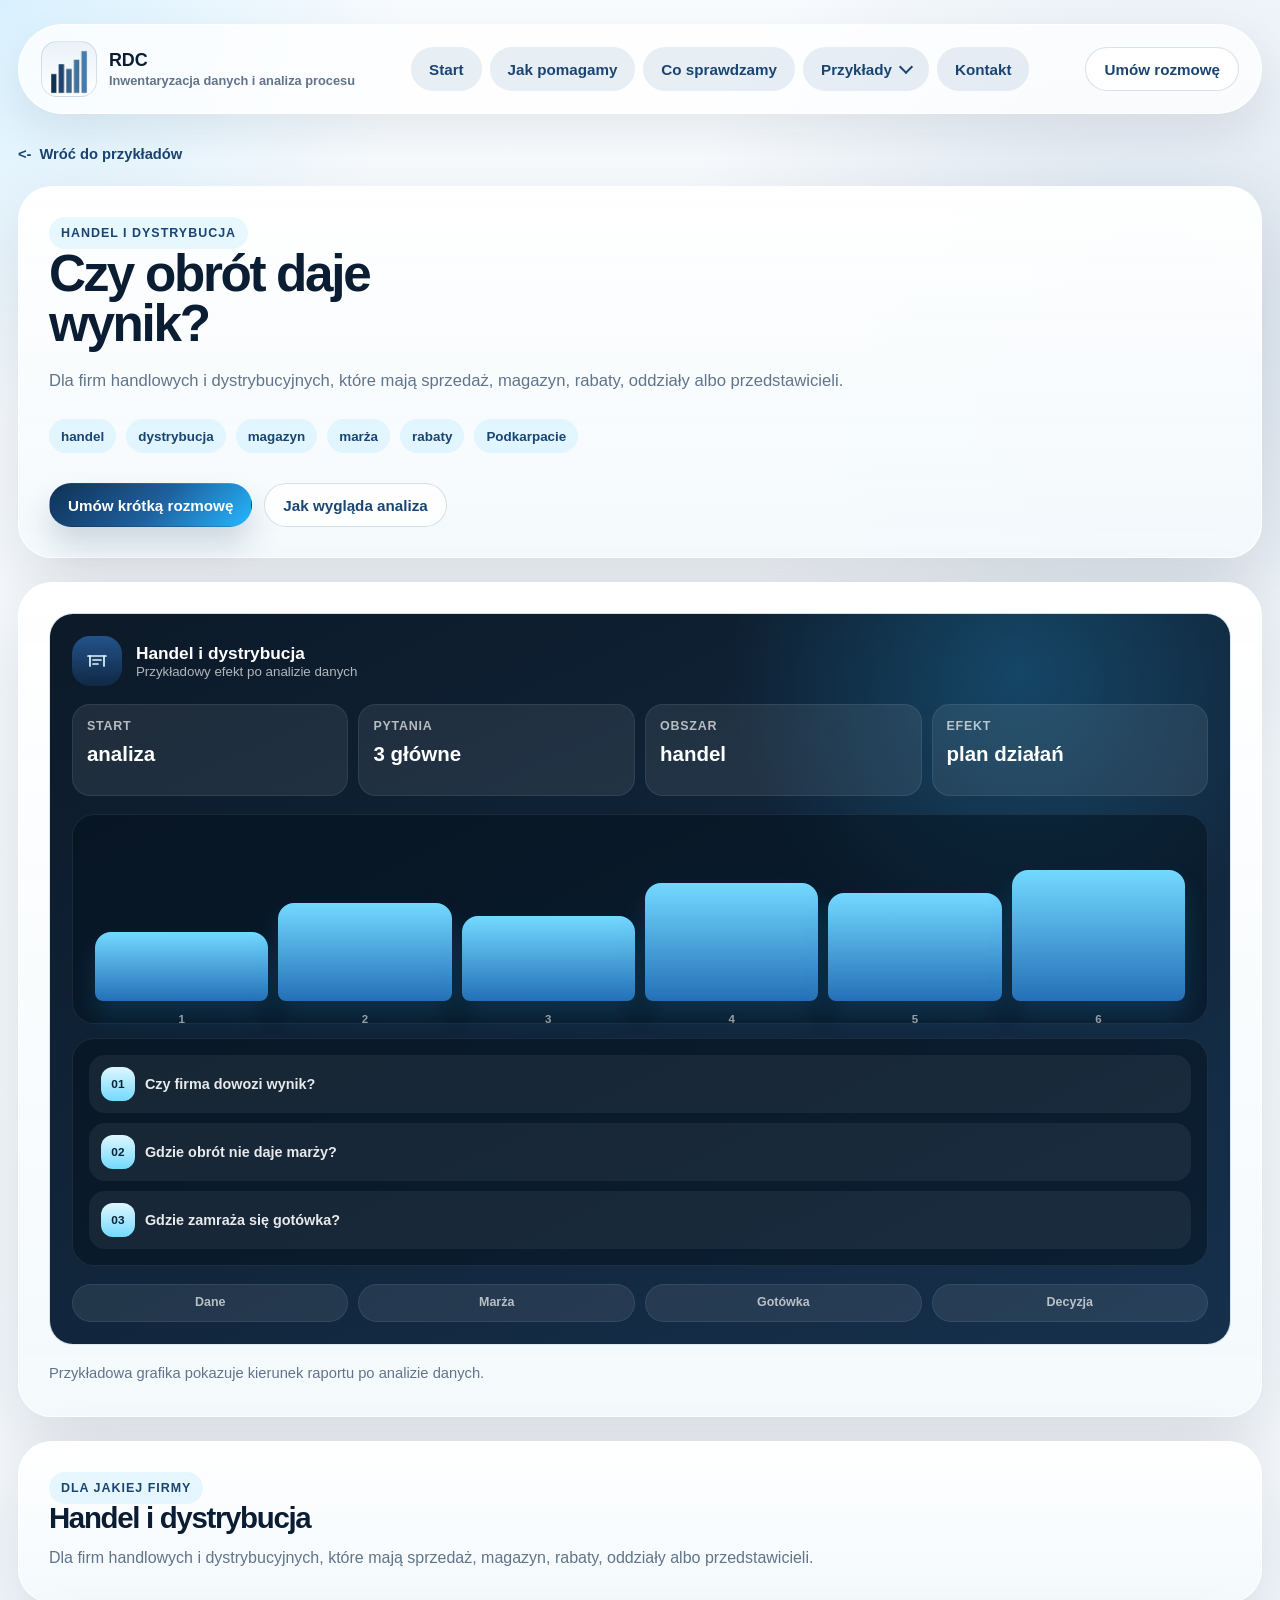
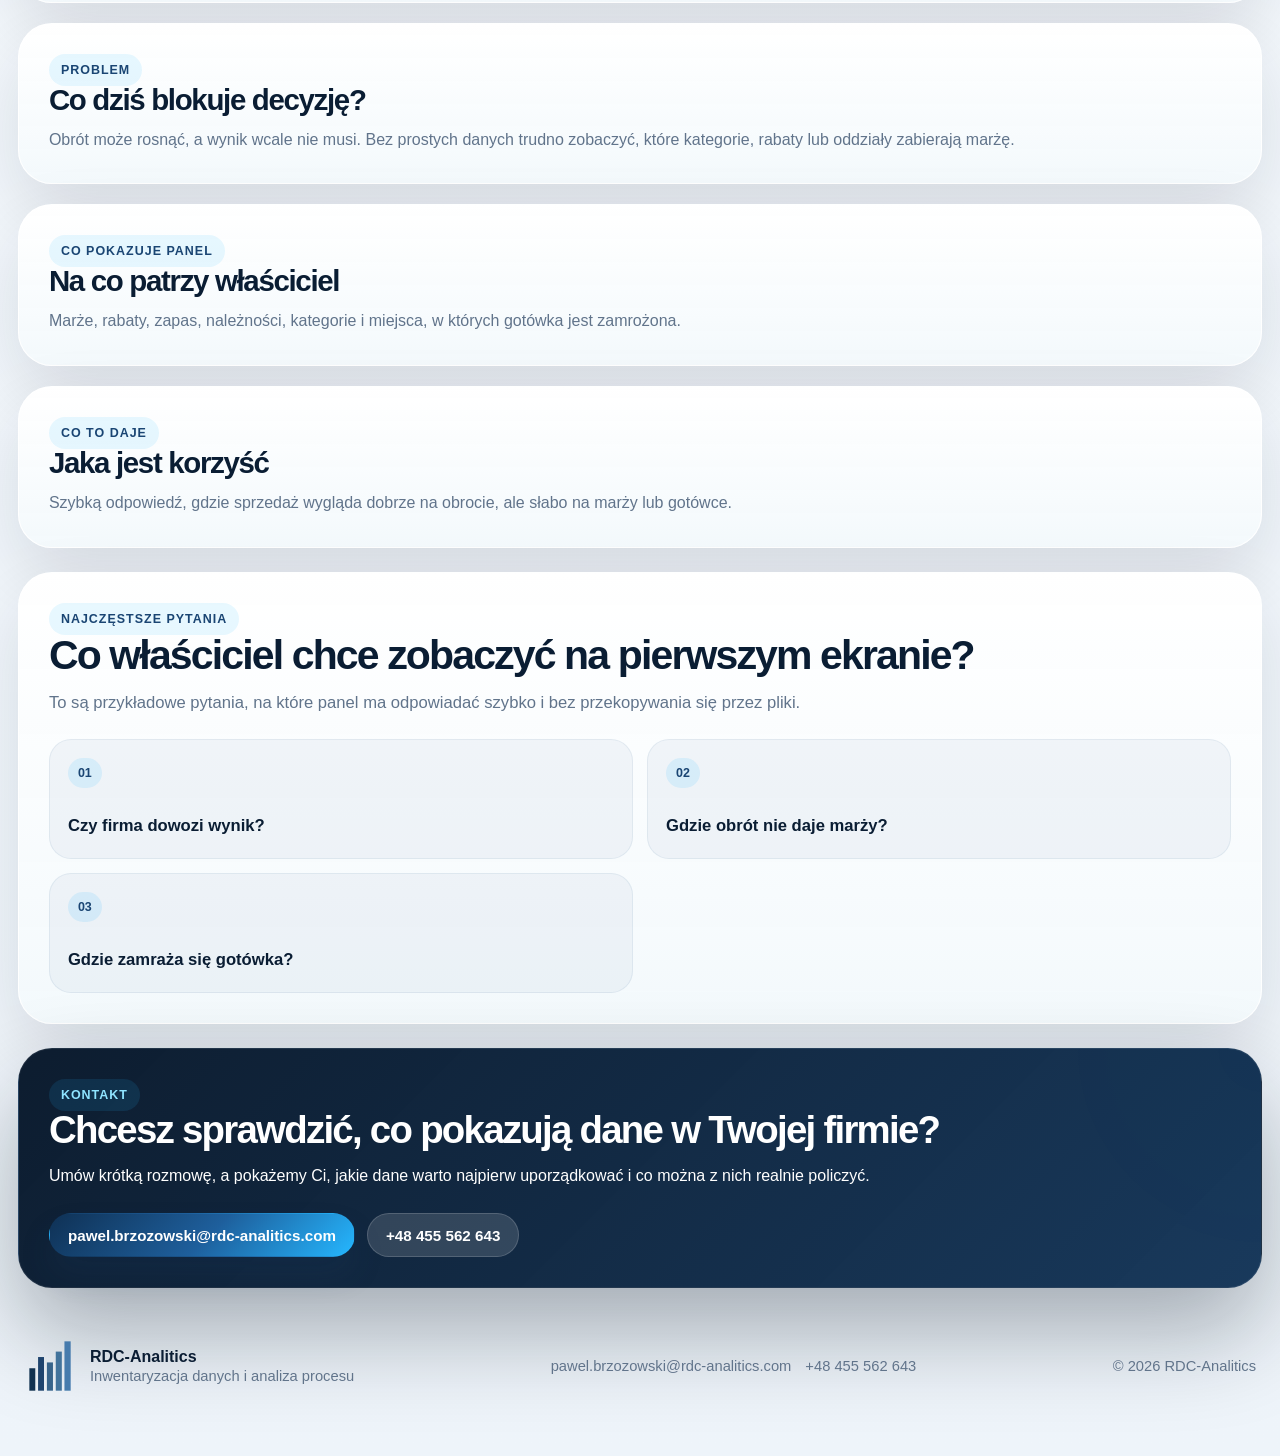
<file: realizacje/trade/index.html>
<!DOCTYPE html>
<html lang="pl">
<head>
  <meta charset="utf-8">
  <meta name="viewport" content="width=device-width, initial-scale=1">
  <title>Analiza marży handlowej i zapasu | RDC-Analitics Podkarpacie</title>
  <meta name="description" content="Dla firm handlowych i dystrybucyjnych: analiza marży, rabatów, zapasu, należności i miejsc, gdzie obrót nie daje wyniku.">
  <meta name="keywords" content="analiza marży handlowej, zapas magazynowy, dystrybucja Rzeszów, raport sprzedaży, working capital">
  <meta property="og:title" content="Analiza marży handlowej i zapasu | RDC-Analitics">
  <meta property="og:description" content="Sprawdź, gdzie obrót nie daje marży i gdzie gotówka blokuje się w zapasie lub należnościach.">
  <meta property="og:type" content="article">
  <meta property="og:url" content="https://rdc-analitics.com/realizacje/trade/">
  <meta property="og:image" content="https://rdc-analitics.com/assets/rdc-analitics-logo-lockup.png">
  <meta property="og:locale" content="pl_PL">
  <meta name="twitter:card" content="summary_large_image">
  <meta name="twitter:title" content="Analiza marży handlowej i zapasu">
  <meta name="twitter:description" content="Analiza danych dla firm handlowych i dystrybucyjnych z Podkarpacia.">
  <meta name="twitter:image" content="https://rdc-analitics.com/assets/rdc-analitics-logo-lockup.png">
  <link rel="canonical" href="https://rdc-analitics.com/realizacje/trade/">
  <link rel="icon" type="image/png" href="../../assets/rdc-analitics-logo-mark.png">
  <link rel="apple-touch-icon" href="../../assets/rdc-analitics-logo-mark.png">
  <link rel="stylesheet" href="../../assets/styles.css">
</head>
<body data-page="demo" data-demo-id="trade" data-asset-prefix="../../">
  <div class="page-shell">
    <header class="topbar">
      <a class="brand" href="../../index.html" aria-label="RDC">
        <span class="brand-mark">
          <img src="../../assets/rdc-analitics-logo-mark.png" alt="RDC-Analitics - logo">
        </span>
        <span class="brand-copy">
          <strong>RDC</strong>
          <small data-company-claim></small>
        </span>
      </a>
      <nav class="nav" aria-label="Nawigacja główna">
        <a href="../../index.html#start">Start</a>
        <a href="../../index.html#jak-pomagamy">Jak pomagamy</a>
        <a href="../../index.html#co-sprawdzamy">Co sprawdzamy</a>
        <a href="../../index.html#przyklady">Przykłady</a>
        <a href="../../index.html#kontakt">Kontakt</a>
      </nav>
      <a class="button ghost desktop-only" data-company-email data-keep-label="true" href="#">Umów rozmowę</a>
    </header>
    <main class="demo-page">
      <a class="back-link" href="../../index.html#przyklady">Wróć do przykładów</a>
      <section class="demo-hero">
        <article class="demo-hero-copy">
          <span class="eyebrow" data-demo-public-name></span>
          <h1 data-demo-short-title></h1>
          <p class="demo-lead" data-demo-company></p>
          <div class="demo-tag-list" data-demo-tags></div>
          <div class="demo-actions">
            <a class="button" href="../../index.html#kontakt">Umów krótką rozmowę</a>
            <a class="button secondary" href="../../index.html#jak-pomagamy">Jak wygląda analiza</a>
          </div>
        </article>
        <article class="demo-preview-card">
          <div class="demo-preview-frame" data-demo-visual></div>
          <p class="demo-preview-note">Przykładowa grafika pokazuje kierunek raportu po analizie danych.</p>
        </article>
      </section>
      <section class="demo-info-grid">
        <article class="demo-info-card"><span class="eyebrow">Dla jakiej firmy</span><h2 data-demo-company-title></h2><p data-demo-company></p></article>
        <article class="demo-info-card"><span class="eyebrow">Problem</span><h2>Co dziś blokuje decyzję?</h2><p data-demo-problem></p></article>
        <article class="demo-info-card"><span class="eyebrow">Co pokazuje panel</span><h2>Na co patrzy właściciel</h2><p data-demo-shows></p></article>
        <article class="demo-info-card"><span class="eyebrow">Co to daje</span><h2>Jaka jest korzyść</h2><p data-demo-benefit></p></article>
      </section>
      <section class="demo-pages-card">
        <span class="eyebrow">Najczęstsze pytania</span>
        <h2>Co właściciel chce zobaczyć na pierwszym ekranie?</h2>
        <p>To są przykładowe pytania, na które panel ma odpowiadać szybko i bez przekopywania się przez pliki.</p>
        <div class="question-grid" data-demo-pages></div>
      </section>
      <section class="demo-cta-card">
        <span class="eyebrow">Kontakt</span>
        <h2>Chcesz sprawdzić, co pokazują dane w Twojej firmie?</h2>
        <p>Umów krótką rozmowę, a pokażemy Ci, jakie dane warto najpierw uporządkować i co można z nich realnie policzyć.</p>
        <div class="demo-actions">
          <a class="button" data-company-email href="#"></a>
          <a class="button secondary" data-company-phone href="#"></a>
        </div>
      </section>
    </main>
    <footer class="footer">
      <div class="footer-brand"><img src="../../assets/rdc-analitics-logo-mark.png" alt="RDC-Analitics - sygnet"><div><strong>RDC-Analitics</strong><small data-company-claim></small></div></div>
      <div class="footer-contact"><a data-company-email href="#"></a><a data-company-phone href="#"></a></div>
      <small>&copy; <span id="year"></span> RDC-Analitics</small>
    </footer>
  </div>
  <script src="../../assets/site-data.js"></script>
  <script src="../../assets/app.js"></script>
</body>
</html>
</file>
<file: assets/styles.css>
:root {
  --navy-980: #071524;
  --navy-950: #0a1d33;
  --navy-900: #102946;
  --navy-820: #1a4573;
  --navy-760: #255a93;
  --cyan-500: #25b7ff;
  --cyan-420: #73d9ff;
  --teal-420: #4fd6c8;
  --green-420: #56d486;
  --ice-100: #f7fbfe;
  --ice-200: #e8f1f9;
  --white: #ffffff;
  --ink: #112236;
  --muted: #61748b;
  --line: rgba(17, 34, 54, 0.1);
  --line-strong: rgba(17, 34, 54, 0.14);
  --line-light: rgba(255, 255, 255, 0.08);
  --shadow-soft: 0 28px 72px rgba(8, 24, 43, 0.12);
  --shadow-deep: 0 44px 96px rgba(6, 18, 32, 0.32);
  --radius-xl: 34px;
  --radius-lg: 26px;
  --radius-md: 20px;
  --radius-sm: 16px;
  --content-max: 2140px;
}

* {
  box-sizing: border-box;
}

html {
  scroll-behavior: smooth;
}

body {
  margin: 0;
  color: var(--ink);
  font-family: "Aptos", "Segoe UI", "Trebuchet MS", sans-serif;
  background:
    radial-gradient(circle at top left, rgba(37, 183, 255, 0.15), transparent 26rem),
    radial-gradient(circle at 90% 10%, rgba(37, 86, 143, 0.14), transparent 30rem),
    linear-gradient(180deg, #f8fbfe 0%, #eef4fa 100%);
  animation: page-in 260ms ease-out both;
}

@keyframes page-in {
  from {
    opacity: 0;
    transform: translateY(8px);
  }

  to {
    opacity: 1;
    transform: translateY(0);
  }
}

img {
  display: block;
  max-width: 100%;
}

a {
  color: inherit;
  text-decoration: none;
}

h1,
h2,
h3 {
  margin: 0;
  font-family: "Bahnschrift", "Aptos Display", "Segoe UI Variable Display", sans-serif;
  letter-spacing: -0.045em;
  line-height: 0.98;
}

p {
  margin: 0;
  color: var(--muted);
  line-height: 1.68;
}

svg {
  width: 100%;
  height: auto;
}

.page-shell {
  width: min(calc(100% - clamp(24px, 2.8vw, 88px)), var(--content-max));
  margin: 0 auto;
  padding: 24px 0 64px;
}

.topbar {
  position: sticky;
  top: 16px;
  z-index: 40;
  display: flex;
  align-items: center;
  justify-content: space-between;
  gap: 18px;
  margin-bottom: 28px;
  padding: 16px 22px;
  border: 1px solid rgba(255, 255, 255, 0.86);
  border-radius: 999px;
  background: rgba(255, 255, 255, 0.78);
  backdrop-filter: blur(20px);
  box-shadow: 0 18px 44px rgba(8, 24, 43, 0.08);
}

.brand {
  display: inline-flex;
  align-items: center;
  gap: 12px;
  min-width: 0;
}

.brand-mark {
  display: grid;
  place-items: center;
  width: 56px;
  height: 56px;
  flex: 0 0 56px;
  padding: 8px;
  border-radius: 16px;
  background: linear-gradient(180deg, rgba(231, 240, 248, 0.88), rgba(255, 255, 255, 0.98));
  border: 1px solid rgba(37, 86, 143, 0.16);
}

.brand-mark img {
  width: 100%;
  height: 100%;
  object-fit: contain;
}

.brand-copy {
  display: flex;
  flex-direction: column;
  gap: 2px;
}

.brand-copy strong {
  font-size: 1.12rem;
  color: var(--navy-950);
}

.brand-copy small {
  color: var(--muted);
  font-size: 0.8rem;
  font-weight: 700;
}

.nav {
  display: flex;
  flex-wrap: wrap;
  gap: 8px;
  justify-content: center;
}

.nav a,
.nav summary,
.button {
  display: inline-flex;
  align-items: center;
  justify-content: center;
  min-height: 44px;
  padding: 11px 18px;
  border-radius: 999px;
  font-size: 0.95rem;
  font-weight: 700;
  transition: transform 160ms ease, background 160ms ease, border-color 160ms ease;
}

.nav a,
.nav summary {
  color: var(--navy-820);
  background: rgba(37, 86, 143, 0.1);
}

.nav a:hover,
.nav summary:hover,
.button:hover,
.realization-card:hover,
.back-link:hover {
  transform: translateY(-1px);
}

.nav-dropdown {
  position: relative;
}

.nav summary {
  list-style: none;
  cursor: pointer;
}

.nav summary::-webkit-details-marker {
  display: none;
}

.nav summary::after {
  content: "";
  width: 8px;
  height: 8px;
  margin-left: 9px;
  border-right: 2px solid currentColor;
  border-bottom: 2px solid currentColor;
  transform: translateY(-2px) rotate(45deg);
  transition: transform 160ms ease;
}

.nav-dropdown[open] summary::after {
  transform: translateY(2px) rotate(225deg);
}

.nav-dropdown-panel {
  position: absolute;
  top: calc(100% + 12px);
  left: 50%;
  z-index: 60;
  display: grid;
  width: min(520px, calc(100vw - 32px));
  max-height: min(70vh, 620px);
  overflow: auto;
  padding: 12px;
  border-radius: 26px;
  text-align: left;
  background: rgba(255, 255, 255, 0.96);
  border: 1px solid rgba(37, 86, 143, 0.12);
  box-shadow: var(--shadow-soft);
  transform: translateX(-50%);
}

.nav-dropdown:not([open]) .nav-dropdown-panel {
  display: none;
}

.nav .nav-dropdown-link {
  justify-content: flex-start;
  gap: 12px;
  min-height: auto;
  padding: 12px;
  border-radius: 18px;
  background: transparent;
  text-align: left;
}

.nav .nav-dropdown-link:hover {
  background: rgba(37, 86, 143, 0.08);
}

.nav-dropdown-link strong,
.nav-dropdown-link small {
  display: block;
}

.nav-dropdown-link strong {
  color: var(--navy-950);
  font-size: 0.95rem;
}

.nav-dropdown-link small {
  margin-top: 3px;
  color: var(--muted);
  font-size: 0.78rem;
  font-weight: 700;
}

.nav-dropdown-icon {
  width: 38px;
  height: 38px;
  flex-basis: 38px;
  border-radius: 14px;
}

.nav-dropdown-icon svg {
  width: 18px;
  height: 18px;
}

.button {
  border: 1px solid transparent;
  color: var(--white);
  background: linear-gradient(135deg, #0f3155 0%, #1e5f9c 52%, #25b7ff 100%);
  box-shadow: 0 18px 30px rgba(20, 54, 93, 0.18);
}

.button.secondary,
.button.ghost {
  color: var(--navy-820);
  background: rgba(255, 255, 255, 0.88);
  border-color: rgba(37, 86, 143, 0.18);
  box-shadow: none;
}

.button.is-placeholder {
  color: rgba(255, 255, 255, 0.72);
  background: rgba(255, 255, 255, 0.12);
  border-color: rgba(255, 255, 255, 0.16);
  box-shadow: none;
  cursor: default;
  pointer-events: none;
}

.demo-hero-copy .button.is-placeholder {
  color: var(--navy-820);
  background: rgba(37, 86, 143, 0.08);
  border-color: rgba(37, 86, 143, 0.14);
}

.desktop-only {
  display: inline-flex;
}

.eyebrow,
.card-label,
.panel-tag {
  display: inline-flex;
  align-items: center;
  min-height: 32px;
  padding: 7px 12px;
  border-radius: 999px;
  font-size: 0.78rem;
  font-weight: 800;
  letter-spacing: 0.08em;
  text-transform: uppercase;
}

.eyebrow,
.card-label {
  color: var(--navy-820);
  background: rgba(37, 183, 255, 0.1);
}

.panel-tag {
  color: rgba(255, 255, 255, 0.88);
  background: rgba(255, 255, 255, 0.08);
}

.hero,
.journey-section,
.dashboard-section,
.audience-section,
.contact-section,
.demo-page {
  margin-top: 32px;
  scroll-margin-top: 120px;
}

.hero-intro-card,
.journey-card,
.dashboard-panel,
.realization-card,
.contact-card,
.demo-hero-copy,
.demo-preview-card,
.demo-info-card,
.demo-pages-card,
.demo-cta-card {
  border-radius: var(--radius-xl);
}

.hero-intro-card {
  position: relative;
  overflow: hidden;
  padding: 48px;
  background:
    linear-gradient(160deg, rgba(255, 255, 255, 0.97), rgba(243, 249, 252, 0.9)),
    radial-gradient(circle at bottom right, rgba(37, 183, 255, 0.12), transparent 18rem);
  border: 1px solid rgba(255, 255, 255, 0.94);
  box-shadow: var(--shadow-soft);
}

.hero-intro-card::after {
  content: "";
  position: absolute;
  right: -96px;
  bottom: -96px;
  width: 290px;
  height: 290px;
  border-radius: 50%;
  background: radial-gradient(circle, rgba(37, 183, 255, 0.22), transparent 70%);
  pointer-events: none;
}

.hero-intro-grid {
  position: relative;
  z-index: 1;
  display: grid;
  grid-template-columns: minmax(0, 1.08fr) minmax(420px, 0.84fr);
  gap: 34px;
  align-items: center;
}

.hero-copy {
  display: grid;
  align-content: start;
  gap: 0;
}

.hero-copy .eyebrow,
.hero-area-heading .eyebrow,
.section-heading .eyebrow,
.contact-copy .eyebrow,
.demo-info-card .eyebrow,
.demo-pages-card .eyebrow,
.demo-cta-card .eyebrow,
.demo-hero-copy .eyebrow,
.back-link,
.footer small {
  width: fit-content;
}

.hero h1,
.demo-hero h1 {
  color: var(--navy-950);
}

.hero h1 {
  max-width: 14.6ch;
  font-size: clamp(3.2rem, 4vw, 5.6rem);
}

.hero-lead {
  margin-top: 22px;
  max-width: 44ch;
  font-size: 1.1rem;
}

.hero-actions,
.demo-actions {
  display: flex;
  flex-wrap: wrap;
  gap: 12px;
  margin-top: 30px;
}

.hero-area-panel {
  display: grid;
  gap: 18px;
}

.hero-area-heading h2 {
  margin-top: 12px;
  color: var(--navy-950);
  font-size: clamp(1.7rem, 2vw, 2.4rem);
}

.hero-area-list {
  display: grid;
  gap: 14px;
}

.hero-area-card {
  display: grid;
  grid-template-columns: auto minmax(0, 1fr);
  gap: 16px;
  align-items: center;
  min-height: 104px;
  padding: 18px 20px;
  border-radius: 24px;
  background: linear-gradient(180deg, rgba(231, 240, 248, 0.88), rgba(255, 255, 255, 0.98));
  border: 1px solid rgba(37, 86, 143, 0.12);
  box-shadow: 0 12px 28px rgba(17, 34, 54, 0.05);
}

.hero-area-card strong,
.journey-point-card strong,
.status-card strong,
.realization-copy strong,
.demo-info-card h2,
.demo-pages-card h2,
.demo-cta-card h2,
.footer strong {
  display: block;
  color: var(--navy-950);
}

.hero-area-card strong {
  margin-bottom: 6px;
  font-size: 1.04rem;
}

.icon-bubble {
  display: grid;
  place-items: center;
  width: 52px;
  height: 52px;
  flex: 0 0 52px;
  border-radius: 18px;
}

.icon-bubble svg {
  width: 24px;
  height: 24px;
  stroke: currentColor;
  fill: none;
  stroke-width: 1.7;
  stroke-linecap: round;
  stroke-linejoin: round;
}

.icon-cyan {
  color: #0d3d66;
  background: linear-gradient(180deg, rgba(114, 215, 255, 0.9), rgba(37, 183, 255, 0.42));
}

.icon-blue,
.icon-indigo {
  color: #dff6ff;
  background: linear-gradient(180deg, rgba(37, 86, 143, 0.94), rgba(16, 41, 70, 0.94));
}

.icon-ice,
.icon-medical {
  color: #184c7e;
  background: linear-gradient(180deg, rgba(231, 241, 249, 0.96), rgba(212, 228, 240, 0.94));
}

.icon-navy,
.icon-cnc,
.icon-slate {
  color: #dff6ff;
  background: linear-gradient(180deg, rgba(10, 29, 51, 0.98), rgba(16, 41, 70, 0.96));
}

.icon-teal {
  color: #083b49;
  background: linear-gradient(180deg, rgba(132, 239, 229, 0.9), rgba(79, 214, 200, 0.42));
}

.icon-green {
  color: #0b4730;
  background: linear-gradient(180deg, rgba(139, 243, 177, 0.88), rgba(86, 212, 134, 0.44));
}

.section-heading {
  max-width: 960px;
  margin-bottom: 24px;
}

.compact-heading {
  max-width: 760px;
}

.section-heading h1,
.section-heading h2,
.demo-pages-card h2,
.demo-cta-card h2 {
  color: var(--navy-950);
  font-size: clamp(2.2rem, 3.2vw, 4rem);
}

.section-heading p,
.demo-pages-card p {
  margin-top: 14px;
  font-size: 1.04rem;
}

.journey-grid,
.demo-info-grid {
  display: grid;
  grid-template-columns: repeat(2, minmax(0, 1fr));
  gap: 20px;
}

.journey-card,
.realization-card,
.demo-info-card,
.demo-pages-card,
.demo-cta-card,
.process-step-card {
  background: linear-gradient(180deg, rgba(255, 255, 255, 0.96), rgba(244, 250, 254, 0.94));
  border: 1px solid rgba(255, 255, 255, 0.94);
  box-shadow: var(--shadow-soft);
}

.process-grid {
  display: grid;
  grid-template-columns: repeat(5, minmax(0, 1fr));
  gap: 14px;
}

.process-step-card {
  display: grid;
  align-content: start;
  gap: 14px;
  min-height: 220px;
  padding: 24px;
  border-radius: var(--radius-lg);
}

.process-step-badge {
  display: inline-flex;
  justify-self: start;
  align-items: center;
  min-height: 32px;
  padding: 7px 13px;
  border-radius: 999px;
  color: var(--navy-820);
  font-size: 0.72rem;
  font-weight: 850;
  letter-spacing: 0.08em;
  text-transform: uppercase;
  background:
    linear-gradient(135deg, rgba(212, 244, 255, 0.9), rgba(240, 250, 255, 0.72));
  border: 1px solid rgba(91, 204, 255, 0.18);
}

.process-step-card strong {
  display: block;
  color: var(--navy-950);
  font-size: clamp(1.12rem, 1.2vw, 1.28rem);
}

.process-step-card p {
  font-size: 0.98rem;
  line-height: 1.55;
}

.journey-card {
  display: grid;
  gap: 18px;
  padding: 30px;
}

.journey-card h3 {
  color: var(--navy-950);
  font-size: clamp(1.8rem, 2.6vw, 2.8rem);
}

.journey-copy {
  font-size: 1rem;
}

.journey-points-grid {
  display: grid;
  grid-template-columns: repeat(2, minmax(0, 1fr));
  gap: 14px;
}

.journey-point-card {
  padding: 18px;
  border-radius: 22px;
  background: rgba(37, 86, 143, 0.05);
  border: 1px solid rgba(37, 86, 143, 0.08);
}

.journey-point-card strong {
  margin-bottom: 8px;
  font-size: 1rem;
}

.journey-summary {
  padding: 18px 20px;
  border-radius: 22px;
  font-weight: 700;
  color: var(--navy-820);
  background: rgba(37, 183, 255, 0.08);
}

.before-card .journey-summary {
  color: #7b4513;
  background: rgba(255, 177, 110, 0.18);
}

.dashboard-panel {
  display: grid;
  gap: 20px;
  padding: 34px;
  background:
    radial-gradient(circle at top right, rgba(37, 183, 255, 0.12), transparent 16rem),
    linear-gradient(180deg, rgba(8, 24, 43, 0.98), rgba(11, 33, 57, 0.96));
  border: 1px solid rgba(255, 255, 255, 0.08);
  box-shadow: var(--shadow-deep);
}

.dashboard-strip {
  display: grid;
  grid-template-columns: repeat(3, minmax(0, 1fr));
  gap: 14px;
}

.dashboard-strip-wide {
  grid-template-columns: repeat(4, minmax(0, 1fr));
}

.status-card {
  min-height: 114px;
  padding: 18px;
  border-radius: 22px;
  background: linear-gradient(180deg, rgba(255, 255, 255, 0.09), rgba(255, 255, 255, 0.05));
  border: 1px solid rgba(255, 255, 255, 0.08);
}

.status-card strong,
.chart-legend strong {
  color: var(--white);
}

.status-card strong {
  margin-bottom: 10px;
  font-size: 1.04rem;
}

.status-card small,
.chart-legend small {
  color: rgba(255, 255, 255, 0.74);
  line-height: 1.5;
}

.chart-card {
  padding: 18px;
  border-radius: 28px;
  background: linear-gradient(180deg, rgba(7, 22, 38, 0.68), rgba(10, 28, 48, 0.92));
  border: 1px solid rgba(255, 255, 255, 0.08);
}

.chart-legend {
  display: flex;
  align-items: flex-start;
  justify-content: space-between;
  gap: 14px;
  margin-bottom: 16px;
}

.chart-legend strong {
  font-size: 1.08rem;
}

.chart-legend small {
  max-width: 18rem;
  font-size: 0.94rem;
}

.hero-chart {
  display: block;
  width: 100%;
  height: auto;
}

.realization-grid {
  display: grid;
  grid-template-columns: repeat(auto-fit, minmax(260px, 1fr));
  gap: 18px;
}

.realization-card {
  display: grid;
  gap: 18px;
  padding: 24px;
  border: 1px solid rgba(255, 255, 255, 0.94);
  transition: transform 160ms ease, border-color 160ms ease, box-shadow 160ms ease;
}

.realization-card:hover {
  border-color: rgba(37, 86, 143, 0.16);
}

.realization-copy {
  display: grid;
  gap: 10px;
}

.realization-copy strong {
  font-size: 1.24rem;
}

.realization-subtitle {
  display: inline-flex;
  width: fit-content;
  min-height: 30px;
  align-items: center;
  padding: 6px 10px;
  border-radius: 999px;
  font-size: 0.82rem;
  font-weight: 800;
  color: var(--navy-820);
  background: rgba(37, 86, 143, 0.08);
}

.realization-link {
  display: inline-flex;
  align-items: center;
  gap: 8px;
  color: var(--navy-820);
  font-size: 0.94rem;
  font-weight: 800;
}

.realization-link::after {
  content: "->";
}

.contact-card {
  display: grid;
  grid-template-columns: minmax(0, 1fr) auto;
  gap: 24px;
  align-items: end;
  padding: 34px;
  background:
    linear-gradient(135deg, rgba(8, 24, 43, 0.98), rgba(15, 49, 85, 0.96)),
    radial-gradient(circle at top right, rgba(37, 183, 255, 0.2), transparent 16rem);
  border: 1px solid rgba(255, 255, 255, 0.08);
  box-shadow: var(--shadow-deep);
}

.contact-card .eyebrow,
.demo-cta-card .eyebrow {
  color: #8fe4ff;
  background: rgba(37, 183, 255, 0.12);
}

.contact-card h2,
.contact-card p,
.contact-meta a,
.contact-meta span,
.demo-cta-card h2,
.demo-cta-card p {
  color: var(--white);
}

.contact-card h2,
.demo-cta-card h2 {
  margin-top: 0;
  margin-bottom: 14px;
  font-size: clamp(2rem, 3vw, 3.2rem);
}

.contact-meta {
  display: grid;
  gap: 10px;
  justify-items: end;
  text-align: right;
}

.contact-meta a,
.contact-meta span {
  font-size: 1rem;
  font-weight: 700;
}

.footer {
  display: grid;
  grid-template-columns: auto 1fr auto;
  align-items: center;
  gap: 18px;
  margin-top: 28px;
  padding: 24px 6px 0;
}

.footer-brand {
  display: inline-flex;
  align-items: center;
  gap: 14px;
}

.footer-brand img {
  width: 52px;
  height: 52px;
  object-fit: contain;
}

.footer-brand div {
  display: grid;
  gap: 2px;
}

.footer-brand small {
  color: var(--muted);
}

.footer-contact {
  display: flex;
  flex-wrap: wrap;
  justify-content: center;
  gap: 14px;
}

.footer-contact a,
.footer small {
  color: var(--muted);
  font-size: 0.92rem;
}

.demo-page {
  display: grid;
  gap: 24px;
}

.back-link {
  display: inline-flex;
  align-items: center;
  gap: 8px;
  color: var(--navy-820);
  font-size: 0.92rem;
  font-weight: 800;
}

.back-link::before {
  content: "<-";
}

.demo-hero {
  display: grid;
  grid-template-columns: minmax(0, 0.92fr) minmax(420px, 1.08fr);
  gap: 24px;
  align-items: stretch;
}

.demo-hero-copy,
.demo-preview-card,
.demo-info-card,
.demo-pages-card {
  padding: 30px;
  background: linear-gradient(180deg, rgba(255, 255, 255, 0.97), rgba(243, 249, 252, 0.94));
  border: 1px solid rgba(255, 255, 255, 0.94);
  box-shadow: var(--shadow-soft);
}

.demo-hero-copy h1 {
  max-width: 12ch;
  font-size: clamp(2.8rem, 4vw, 4.8rem);
}

.demo-lead {
  margin-top: 18px;
  font-size: 1.04rem;
}

.demo-tag-list {
  display: flex;
  flex-wrap: wrap;
  gap: 10px;
  margin-top: 24px;
}

.tag-chip {
  display: inline-flex;
  align-items: center;
  min-height: 34px;
  padding: 8px 12px;
  border-radius: 999px;
  color: var(--navy-820);
  font-size: 0.84rem;
  font-weight: 800;
  background: rgba(37, 183, 255, 0.1);
}

.demo-preview-card {
  display: grid;
  gap: 16px;
}

.demo-preview-frame {
  overflow: hidden;
  border-radius: 24px;
  border: 1px solid rgba(37, 86, 143, 0.12);
  background: linear-gradient(180deg, #f5fbff, #edf5fb);
}

.demo-visual-shell {
  display: grid;
  gap: 18px;
  min-height: 430px;
  padding: 22px;
  color: var(--white);
  background:
    radial-gradient(circle at 82% 8%, rgba(37, 183, 255, 0.24), transparent 18rem),
    linear-gradient(155deg, rgba(7, 21, 36, 0.98), rgba(13, 40, 69, 0.96));
}

.demo-visual-top {
  display: flex;
  align-items: center;
  gap: 14px;
}

.demo-visual-top strong,
.demo-visual-top small,
.demo-visual-metric strong,
.demo-visual-metric span,
.demo-visual-list strong,
.demo-visual-list span,
.demo-visual-footer span {
  display: block;
}

.demo-visual-top strong {
  color: var(--white);
  font-size: 1.08rem;
}

.demo-visual-top small,
.demo-visual-metric span,
.demo-visual-list span,
.demo-visual-footer span {
  color: rgba(255, 255, 255, 0.68);
}

.demo-visual-icon {
  width: 50px;
  height: 50px;
  flex-basis: 50px;
}

.demo-visual-metrics {
  display: grid;
  grid-template-columns: repeat(4, minmax(0, 1fr));
  gap: 10px;
}

.demo-visual-metric {
  min-height: 92px;
  padding: 14px;
  border-radius: 18px;
  background: rgba(255, 255, 255, 0.08);
  border: 1px solid rgba(255, 255, 255, 0.08);
}

.demo-visual-metric span {
  margin-bottom: 10px;
  font-size: 0.78rem;
  font-weight: 800;
  text-transform: uppercase;
  letter-spacing: 0.06em;
}

.demo-visual-metric strong {
  color: var(--white);
  font-size: clamp(1rem, 1.6vw, 1.28rem);
  line-height: 1.08;
}

.demo-visual-body {
  display: grid;
  grid-template-columns: minmax(0, 0.82fr) minmax(260px, 1fr);
  gap: 14px;
  align-items: stretch;
}

.demo-visual-chart,
.demo-visual-list {
  min-height: 210px;
  border-radius: 22px;
  background: rgba(4, 15, 27, 0.48);
  border: 1px solid rgba(255, 255, 255, 0.08);
}

.demo-visual-chart {
  display: flex;
  align-items: end;
  justify-content: space-between;
  gap: 10px;
  padding: 22px;
}

.demo-visual-chart span {
  position: relative;
  display: block;
  width: 100%;
  height: var(--bar-height);
  min-height: 42px;
  border-radius: 16px 16px 8px 8px;
  background: linear-gradient(180deg, var(--cyan-420), #2470b7);
  box-shadow: 0 14px 26px rgba(37, 183, 255, 0.16);
}

.demo-visual-chart i {
  position: absolute;
  left: 50%;
  bottom: -24px;
  color: rgba(255, 255, 255, 0.56);
  font-size: 0.72rem;
  font-style: normal;
  font-weight: 800;
  transform: translateX(-50%);
}

.demo-visual-list {
  display: grid;
  gap: 10px;
  align-content: center;
  margin: 0;
  padding: 16px;
  list-style: none;
}

.demo-visual-list li {
  display: grid;
  grid-template-columns: auto 1fr;
  gap: 10px;
  align-items: center;
  padding: 12px;
  border-radius: 16px;
  background: rgba(255, 255, 255, 0.06);
}

.demo-visual-list span {
  width: 34px;
  height: 34px;
  display: grid;
  place-items: center;
  border-radius: 12px;
  color: #082238;
  font-size: 0.74rem;
  font-weight: 900;
  background: linear-gradient(180deg, #dff7ff, #73d9ff);
}

.demo-visual-list strong {
  color: rgba(255, 255, 255, 0.9);
  font-size: 0.9rem;
  line-height: 1.28;
}

.demo-visual-footer {
  display: grid;
  grid-template-columns: repeat(4, minmax(0, 1fr));
  gap: 10px;
}

.demo-visual-footer span {
  min-height: 38px;
  padding: 10px 12px;
  border-radius: 999px;
  font-size: 0.78rem;
  font-weight: 800;
  text-align: center;
  background: rgba(255, 255, 255, 0.08);
  border: 1px solid rgba(255, 255, 255, 0.08);
}

.demo-preview-note {
  font-size: 0.92rem;
}

.demo-info-card h2 {
  font-size: clamp(1.6rem, 2.3vw, 2.4rem);
}

.demo-info-card p {
  margin-top: 12px;
}

.demo-pages-card,
.demo-cta-card {
  padding: 30px;
}

.question-grid {
  display: grid;
  grid-template-columns: repeat(3, minmax(0, 1fr));
  gap: 14px;
  margin-top: 22px;
}

.question-card {
  padding: 18px;
  border-radius: 22px;
  background: rgba(37, 86, 143, 0.05);
  border: 1px solid rgba(37, 86, 143, 0.08);
}

.question-index {
  display: inline-flex;
  align-items: center;
  min-height: 30px;
  padding: 6px 10px;
  border-radius: 999px;
  margin-bottom: 10px;
  color: var(--navy-820);
  font-size: 0.78rem;
  font-weight: 800;
  background: rgba(37, 183, 255, 0.12);
}

.question-card p {
  color: var(--navy-950);
  font-weight: 700;
}

.demo-cta-card {
  display: grid;
  gap: 0;
  background:
    linear-gradient(135deg, rgba(8, 24, 43, 0.98), rgba(15, 49, 85, 0.96)),
    radial-gradient(circle at top right, rgba(37, 183, 255, 0.2), transparent 16rem);
  border: 1px solid rgba(255, 255, 255, 0.08);
  box-shadow: var(--shadow-deep);
}

.demo-cta-card .demo-actions {
  margin-top: 24px;
}

.demo-cta-card .button.secondary {
  background: rgba(255, 255, 255, 0.14);
  border-color: rgba(255, 255, 255, 0.16);
  color: var(--white);
}

@media (max-width: 1360px) {
  .hero-intro-grid {
    grid-template-columns: minmax(0, 1fr) minmax(300px, 0.72fr);
    gap: 24px;
  }

  .demo-hero {
    grid-template-columns: 1fr;
  }

  .journey-grid,
  .demo-info-grid {
    grid-template-columns: 1fr;
  }

  .hero h1 {
    max-width: 18ch;
    font-size: clamp(3rem, 4.8vw, 4.9rem);
  }

  .hero-lead {
    max-width: 52ch;
  }

  .process-grid {
    grid-template-columns: repeat(3, minmax(0, 1fr));
  }

  .dashboard-strip-wide {
    grid-template-columns: repeat(2, minmax(0, 1fr));
  }

  .question-grid {
    grid-template-columns: repeat(2, minmax(0, 1fr));
  }

  .demo-visual-body {
    grid-template-columns: 1fr;
  }
}

@media (max-width: 1080px) {
  .page-shell {
    width: min(calc(100% - 20px), var(--content-max));
    padding-top: 14px;
  }

  .topbar {
    position: static;
    flex-wrap: wrap;
    justify-content: center;
    padding: 14px;
    border-radius: 28px;
  }

  .brand {
    justify-content: center;
  }

  .desktop-only {
    display: none;
  }

  .hero-intro-card,
  .journey-card,
  .dashboard-panel,
  .realization-card,
  .contact-card,
  .demo-hero-copy,
  .demo-preview-card,
  .demo-info-card,
  .demo-pages-card,
  .demo-cta-card {
    padding: 24px;
  }

  .dashboard-strip,
  .dashboard-strip-wide,
  .question-grid,
  .journey-points-grid {
    grid-template-columns: 1fr;
  }

  .hero-intro-grid {
    grid-template-columns: minmax(0, 1fr) minmax(280px, 0.68fr);
    gap: 20px;
  }

  .hero h1 {
    max-width: 18ch;
    font-size: clamp(2.55rem, 4.8vw, 3.75rem);
  }

  .hero-lead {
    max-width: 48ch;
  }

  .hero-area-card {
    padding: 14px;
  }

  .hero-area-card strong {
    font-size: 0.96rem;
  }

  .hero-area-card p {
    font-size: 0.9rem;
  }

  .process-grid {
    grid-template-columns: repeat(2, minmax(0, 1fr));
  }

  .chart-legend,
  .contact-card {
    flex-direction: column;
    grid-template-columns: 1fr;
  }

  .contact-meta {
    justify-items: start;
    text-align: left;
  }

  .nav-dropdown-panel {
    left: auto;
    right: 0;
    transform: none;
  }
}

@media (max-width: 860px) {
  .hero-intro-grid {
    grid-template-columns: 1fr;
  }

  .hero h1 {
    max-width: 17ch;
    font-size: clamp(2.35rem, 6.4vw, 3.1rem);
  }

  .hero-area-panel {
    margin-top: 8px;
  }
}

@media (max-width: 720px) {
  .nav {
    justify-content: center;
  }

  .nav a,
  .nav summary,
  .nav-dropdown,
  .button {
    width: 100%;
  }

  .nav-dropdown-panel {
    position: static;
    width: 100%;
    max-height: none;
    margin-top: 8px;
    transform: none;
  }

  .hero h1 {
    max-width: 12.5ch;
    font-size: clamp(2.45rem, 10vw, 3.7rem);
  }

  .hero-intro-grid,
  .process-grid {
    grid-template-columns: 1fr;
  }

  .hero-lead,
  .section-heading p,
  .journey-copy,
  .journey-summary,
  .status-card small,
  .realization-copy p,
  .contact-card p,
  .demo-lead,
  .demo-info-card p,
  .demo-pages-card p,
  .demo-preview-note,
  .question-card p {
    font-size: 0.97rem;
  }

  .hero-area-card,
  .realization-card {
    gap: 14px;
  }

  .hero-area-card,
  .contact-card,
  .footer {
    grid-template-columns: 1fr;
  }

  .hero-area-card {
    align-items: start;
  }

  .footer {
    justify-items: start;
  }

  .footer-contact {
    justify-content: flex-start;
  }

  .demo-visual-metrics,
  .demo-visual-footer {
    grid-template-columns: repeat(2, minmax(0, 1fr));
  }

  .demo-visual-shell {
    min-height: auto;
    padding: 18px;
  }
}

@media (min-width: 1500px) {
  .dashboard-section .section-heading {
    max-width: 780px;
  }

  .dashboard-section .section-heading h2 {
    font-size: clamp(2.4rem, 2.4vw, 3.35rem);
  }

  .dashboard-panel {
    grid-template-columns: minmax(320px, 420px) minmax(0, 1fr);
    align-items: start;
    gap: 24px;
    padding: 28px;
  }

  .dashboard-strip-wide {
    grid-template-columns: 1fr;
    align-content: start;
  }

  .status-card {
    min-height: 108px;
    padding: 16px;
  }

  .chart-card {
    display: grid;
    justify-self: center;
    width: min(100%, 1120px);
    min-height: 500px;
  }

  .hero-chart {
    max-height: 460px;
  }
}

@media (min-width: 1800px) {
  :root {
    --content-max: 2200px;
  }

  .hero-intro-grid {
    grid-template-columns: minmax(0, 1.16fr) minmax(540px, 0.84fr);
  }

  .hero h1 {
    max-width: 15.6ch;
    font-size: clamp(3.8rem, 3.7vw, 6.2rem);
  }
}

@media (min-width: 2200px) {
  :root {
    --content-max: 2300px;
  }
}
</file>
